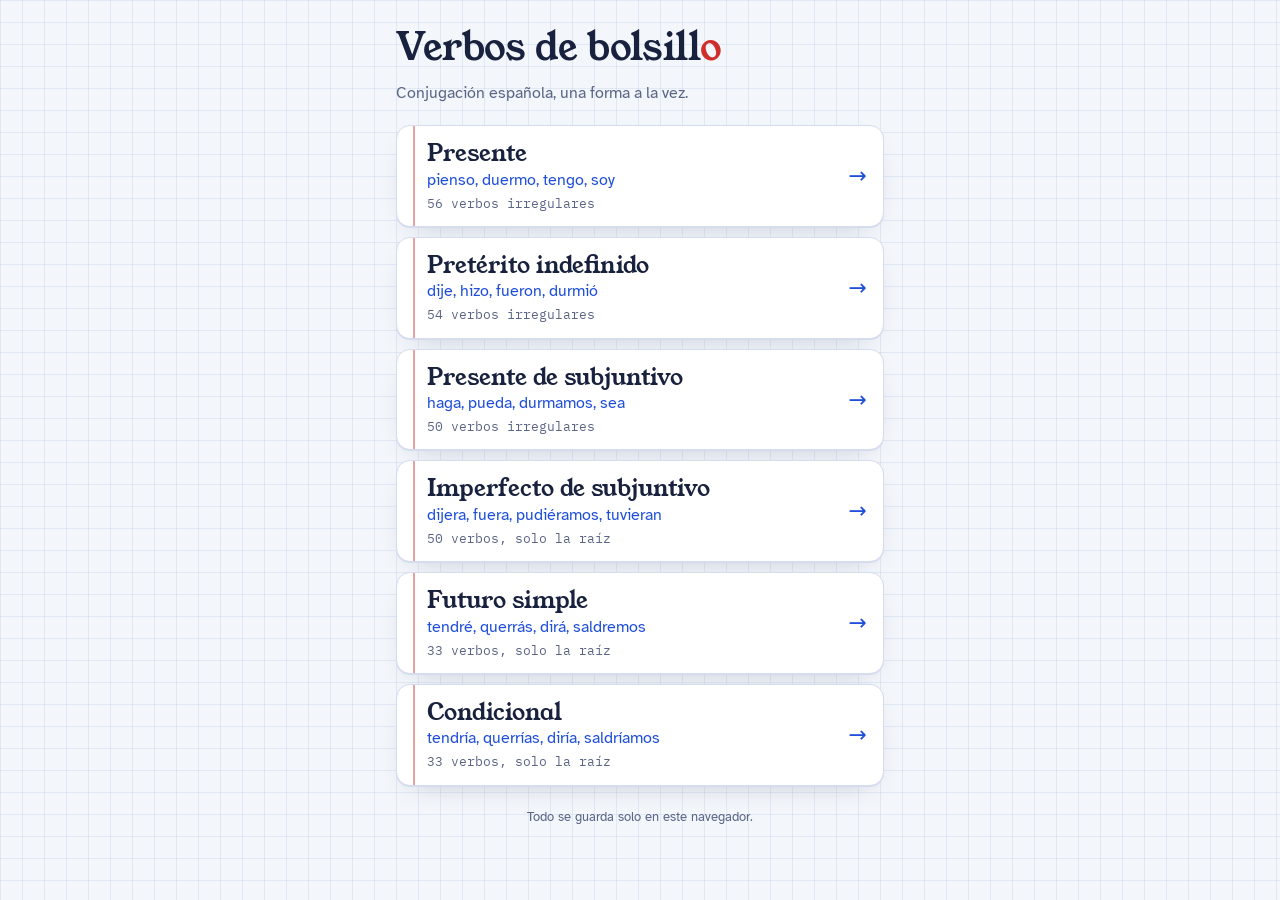
<file: index.html>
<!doctype html>
<html lang="es">
<head>
<meta charset="utf-8">
<meta name="viewport" content="width=device-width, initial-scale=1, viewport-fit=cover">
<meta name="theme-color" content="#f3f6fb" media="(prefers-color-scheme: light)">
<meta name="theme-color" content="#0e1322" media="(prefers-color-scheme: dark)">
<meta name="apple-mobile-web-app-capable" content="yes">
<meta name="apple-mobile-web-app-title" content="Verbos">
<title>Verbos de bolsillo</title>
<link rel="preconnect" href="https://fonts.googleapis.com">
<link rel="preconnect" href="https://fonts.gstatic.com" crossorigin>
<link rel="stylesheet" href="https://fonts.googleapis.com/css2?family=Young+Serif&family=Atkinson+Hyperlegible:wght@400;700&family=IBM+Plex+Mono:wght@500&display=swap">
<style>
/* Layout: same cuaderno as the trainers; one column of tense cards, each with the red margin line */
:root {
  --paper: #f3f6fb;
  --grid: rgba(48, 92, 190, 0.09);
  --card: #ffffff;
  --ink: #18213d;
  --muted: #5a6585;
  --line: #d5dced;
  --blue: #1f4fd8;
  --blue-soft: rgba(31, 79, 216, 0.09);
  --red: #cf2f2b;
  --margin: rgba(207, 47, 43, 0.45);
  --f-display: "Young Serif", Georgia, "Times New Roman", serif;
  --f-body: "Atkinson Hyperlegible", system-ui, -apple-system, "Segoe UI", sans-serif;
  --f-mono: "IBM Plex Mono", ui-monospace, "SF Mono", Menlo, monospace;
  padding-top: env(safe-area-inset-top, 0px);
  padding-bottom: env(safe-area-inset-bottom, 0px);
}
@media (prefers-color-scheme: dark) {
  :root:not([data-theme="light"]) {
    color-scheme: dark;
    --paper: #0e1322; --grid: rgba(130, 160, 255, 0.06); --card: #161d31; --ink: #e6eaf7;
    --muted: #97a1bf; --line: #2a3352; --blue: #86a6ff; --blue-soft: rgba(134, 166, 255, 0.12);
    --red: #ff6f66; --margin: rgba(255, 111, 102, 0.4);
  }
}
:root[data-theme="dark"] {
  color-scheme: dark;
  --paper: #0e1322; --grid: rgba(130, 160, 255, 0.06); --card: #161d31; --ink: #e6eaf7;
  --muted: #97a1bf; --line: #2a3352; --blue: #86a6ff; --blue-soft: rgba(134, 166, 255, 0.12);
  --red: #ff6f66; --margin: rgba(255, 111, 102, 0.4);
}
* { box-sizing: border-box; }
body {
  margin: 0;
  background-color: var(--paper);
  background-image:
    linear-gradient(var(--grid) 1px, transparent 1px),
    linear-gradient(90deg, var(--grid) 1px, transparent 1px);
  background-size: 22px 22px;
  color: var(--ink);
  font: 16px/1.45 var(--f-body);
}
.wrap { max-width: 520px; margin: 0 auto; padding: 28px 16px 40px; display: flex; flex-direction: column; gap: 14px; }
h1 { font: 400 38px/1.05 var(--f-display); margin: 0; letter-spacing: -0.01em; text-wrap: balance; }
h1 b { color: var(--red); font-weight: 400; }
.lead { margin: 0 0 6px; color: var(--muted); }
.list { display: flex; flex-direction: column; gap: 10px; }
.tense {
  position: relative; display: grid; grid-template-columns: 1fr auto; gap: 2px 12px; align-items: center;
  background: var(--card); border: 1px solid var(--line); border-radius: 14px; padding: 14px 16px 14px 30px;
  color: inherit; text-decoration: none;
}
.tense::before { content: ""; position: absolute; left: 16px; top: 0; bottom: 0; width: 2px; background: var(--margin); }
a.tense { box-shadow: 0 1px 0 var(--line), 0 10px 30px -18px rgba(24, 33, 61, .35); }
a.tense:hover, a.tense:focus-visible { border-color: var(--blue); outline: none; }
.name { font: 400 23px/1.15 var(--f-display); }
.forms { grid-column: 1; color: var(--blue); font-size: 16px; }
.meta { grid-column: 1; font-family: var(--f-mono); font-size: 12.5px; color: var(--muted); }
.go { grid-row: 1 / span 3; grid-column: 2; font-size: 22px; color: var(--blue); }
.foot { font-size: 12.5px; color: var(--muted); text-align: center; margin-top: 8px; }
</style>
</head>
<body>
<div class="wrap">
  <h1>Verbos de bolsill<b>o</b></h1>
  <p class="lead">Conjugación española, una forma a la vez.</p>

  <nav class="list">
    <a class="tense" href="presente/">
      <span class="name">Presente</span>
      <span class="forms">pienso, duermo, tengo, soy</span>
      <span class="meta">56 verbos irregulares</span>
      <span class="go" aria-hidden="true">→</span>
    </a>
    <a class="tense" href="indefinido/">
      <span class="name">Pretérito indefinido</span>
      <span class="forms">dije, hizo, fueron, durmió</span>
      <span class="meta">54 verbos irregulares</span>
      <span class="go" aria-hidden="true">→</span>
    </a>
    <a class="tense" href="subjuntivo/">
      <span class="name">Presente de subjuntivo</span>
      <span class="forms">haga, pueda, durmamos, sea</span>
      <span class="meta">50 verbos irregulares</span>
      <span class="go" aria-hidden="true">→</span>
    </a>
    <a class="tense" href="subjuntivo-imperfecto/">
      <span class="name">Imperfecto de subjuntivo</span>
      <span class="forms">dijera, fuera, pudiéramos, tuvieran</span>
      <span class="meta">50 verbos, solo la raíz</span>
      <span class="go" aria-hidden="true">→</span>
    </a>
    <a class="tense" href="futuro/">
      <span class="name">Futuro simple</span>
      <span class="forms">tendré, querrás, dirá, saldremos</span>
      <span class="meta">33 verbos, solo la raíz</span>
      <span class="go" aria-hidden="true">→</span>
    </a>
    <a class="tense" href="condicional/">
      <span class="name">Condicional</span>
      <span class="forms">tendría, querrías, diría, saldríamos</span>
      <span class="meta">33 verbos, solo la raíz</span>
      <span class="go" aria-hidden="true">→</span>
    </a>
  </nav>

  <p class="foot">Todo se guarda solo en este navegador.</p>
</div>
</body>
</html>
</file>
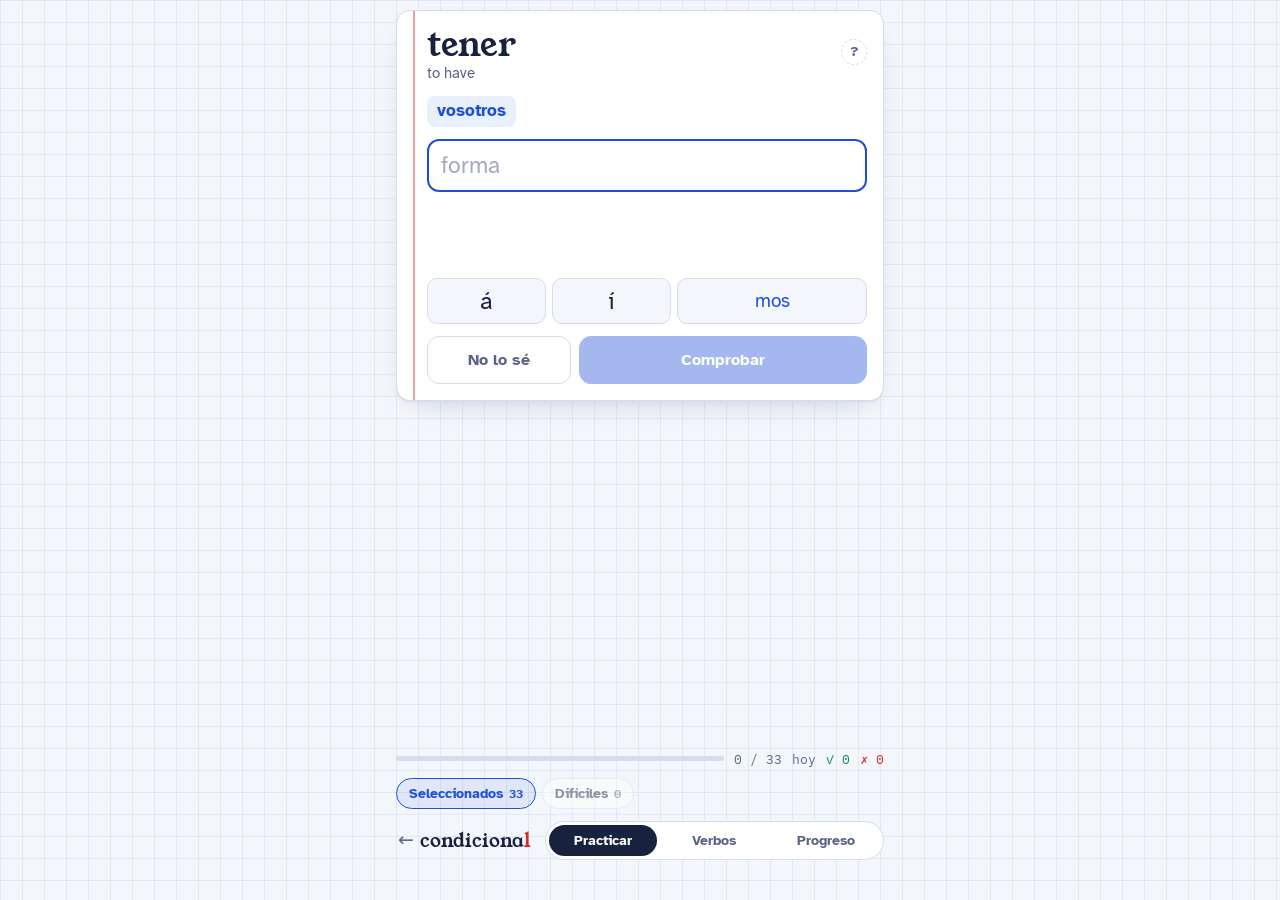
<file: condicional/index.html>
<!doctype html>
<html lang="es">
<head>
<meta charset="utf-8">
<meta name="viewport" content="width=device-width, initial-scale=1, viewport-fit=cover">
<meta name="theme-color" content="#f3f6fb" media="(prefers-color-scheme: light)">
<meta name="theme-color" content="#0e1322" media="(prefers-color-scheme: dark)">
<meta name="apple-mobile-web-app-capable" content="yes">
<meta name="apple-mobile-web-app-title" content="Condicional">
<style>:root { padding-top: env(safe-area-inset-top, 0px); padding-bottom: env(safe-area-inset-bottom, 0px); }</style>
<title>Condicional · Verbos de bolsillo</title>
<link rel="preconnect" href="https://fonts.googleapis.com">
<link rel="preconnect" href="https://fonts.gstatic.com" crossorigin>
<link rel="stylesheet" href="https://fonts.googleapis.com/css2?family=Young+Serif&family=Atkinson+Hyperlegible:ital,wght@0,400;0,700;1,400&family=IBM+Plex+Mono:wght@500&display=swap">
<link rel="stylesheet" href="../assets/trainer.css">
</head>
<body>
<script src="../assets/futuro-stems.js"></script>
<script>
window.TRAINER = {
  key: "condicional",
  brand: "condicional",
  stemExample: "tendr",
  accents: ["á", "í"],
  // the stem is the whole point: one card per verb, the person is picked at random
  perVerb: true,
  // on every person, so it does not give nosotros away
  suffix: "mos",
  endings: ["ía", "ías", "ía", "íamos", "íais", "ían"],
  ...window.FUTURO_STEMS,
};
</script>
<script src="../assets/trainer.js"></script>
</body>
</html>
</file>
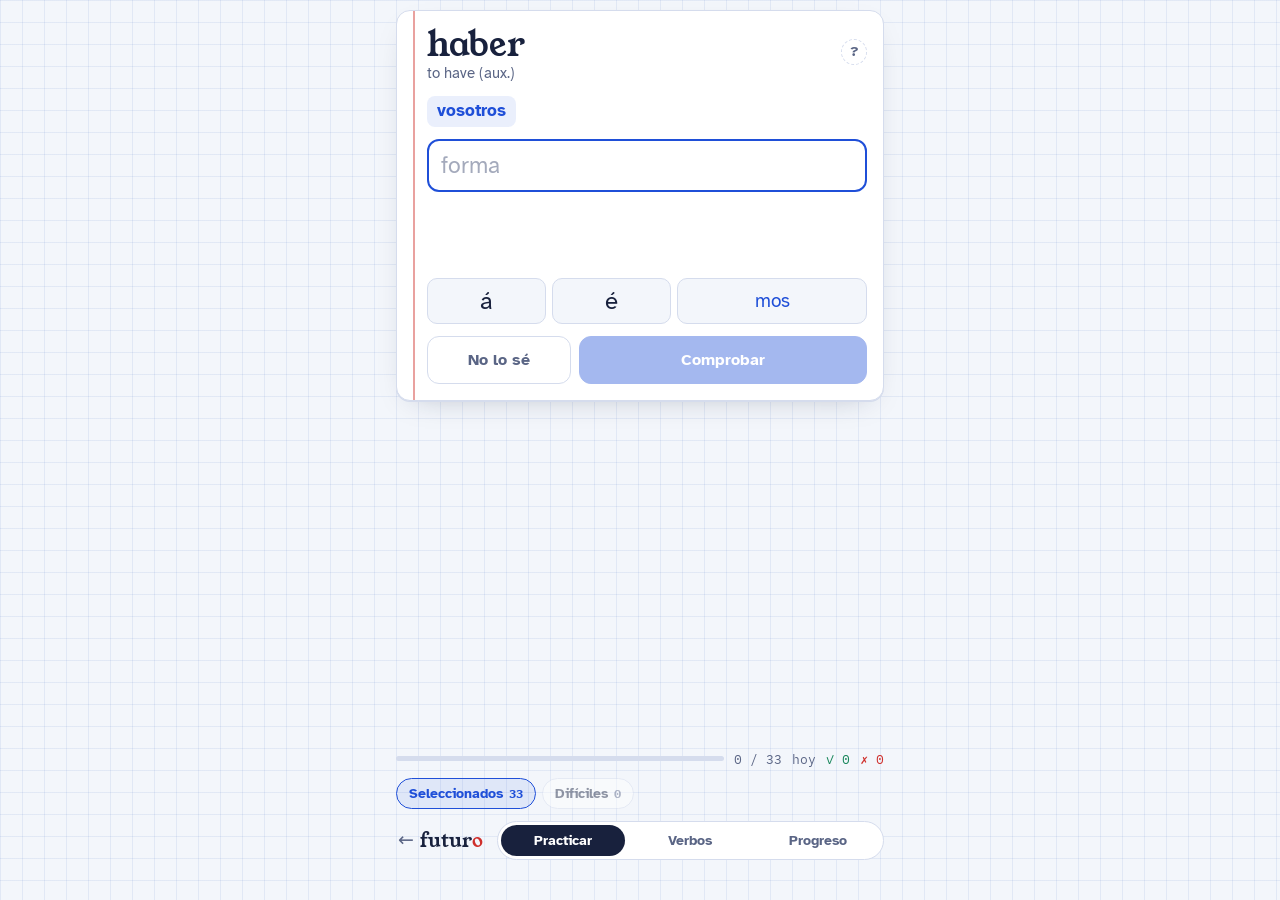
<file: futuro/index.html>
<!doctype html>
<html lang="es">
<head>
<meta charset="utf-8">
<meta name="viewport" content="width=device-width, initial-scale=1, viewport-fit=cover">
<meta name="theme-color" content="#f3f6fb" media="(prefers-color-scheme: light)">
<meta name="theme-color" content="#0e1322" media="(prefers-color-scheme: dark)">
<meta name="apple-mobile-web-app-capable" content="yes">
<meta name="apple-mobile-web-app-title" content="Futuro">
<style>:root { padding-top: env(safe-area-inset-top, 0px); padding-bottom: env(safe-area-inset-bottom, 0px); }</style>
<title>Futuro · Verbos de bolsillo</title>
<link rel="preconnect" href="https://fonts.googleapis.com">
<link rel="preconnect" href="https://fonts.gstatic.com" crossorigin>
<link rel="stylesheet" href="https://fonts.googleapis.com/css2?family=Young+Serif&family=Atkinson+Hyperlegible:ital,wght@0,400;0,700;1,400&family=IBM+Plex+Mono:wght@500&display=swap">
<link rel="stylesheet" href="../assets/trainer.css">
</head>
<body>
<script src="../assets/futuro-stems.js"></script>
<script>
window.TRAINER = {
  key: "futuro",
  brand: "futuro",
  stemExample: "tendr",
  accents: ["á", "é"],
  // the stem is the whole point: one card per verb, the person is picked at random
  perVerb: true,
  // on every person, so it does not give nosotros away
  suffix: "mos",
  endings: ["é", "ás", "á", "emos", "éis", "án"],
  ...window.FUTURO_STEMS,
};
</script>
<script src="../assets/trainer.js"></script>
</body>
</html>
</file>
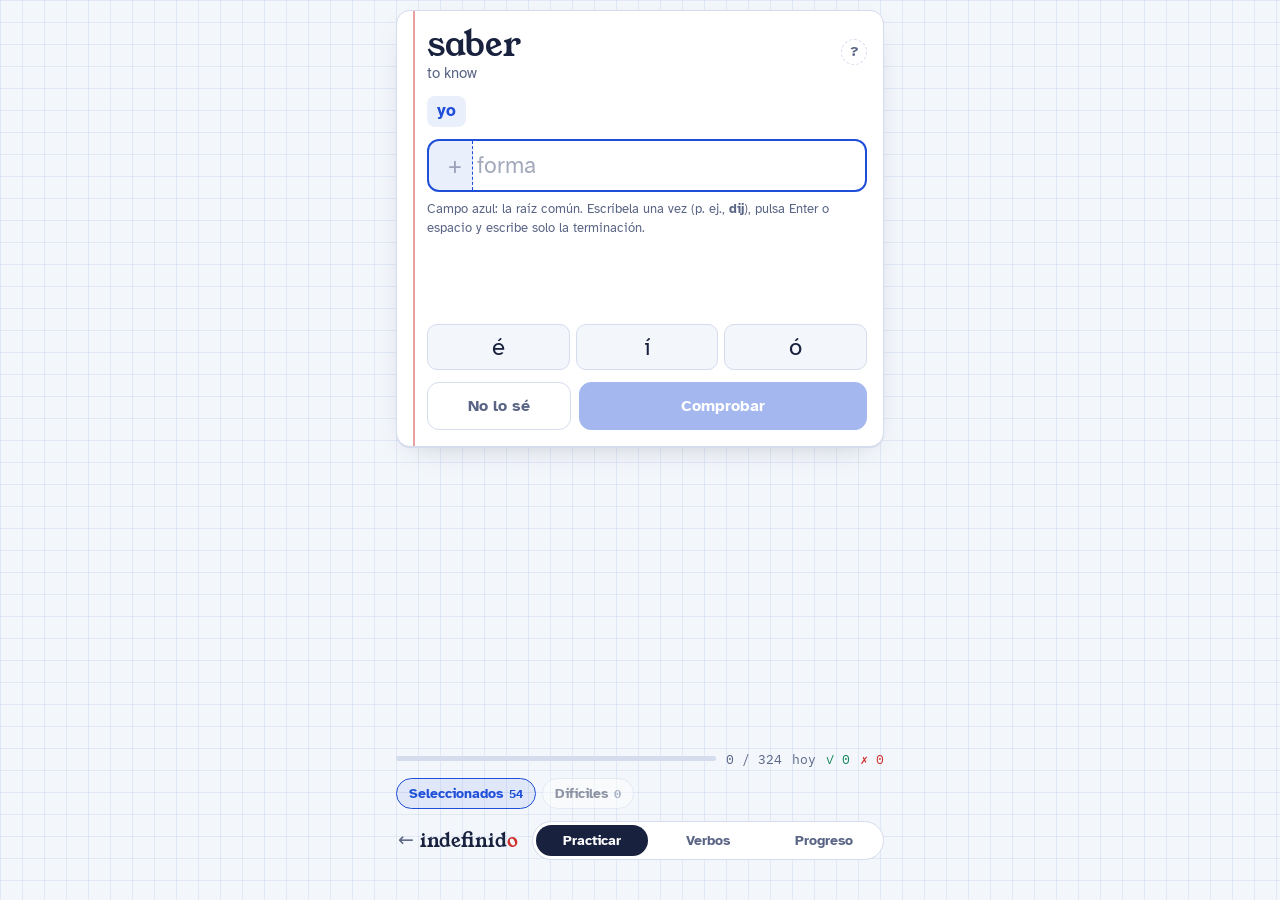
<file: indefinido/index.html>
<!doctype html>
<html lang="es">
<head>
<meta charset="utf-8">
<meta name="viewport" content="width=device-width, initial-scale=1, viewport-fit=cover">
<meta name="theme-color" content="#f3f6fb" media="(prefers-color-scheme: light)">
<meta name="theme-color" content="#0e1322" media="(prefers-color-scheme: dark)">
<meta name="apple-mobile-web-app-capable" content="yes">
<meta name="apple-mobile-web-app-title" content="Indefinido">
<style>:root { padding-top: env(safe-area-inset-top, 0px); padding-bottom: env(safe-area-inset-bottom, 0px); }</style>
<title>Indefinido · Verbos de bolsillo</title>
<link rel="preconnect" href="https://fonts.googleapis.com">
<link rel="preconnect" href="https://fonts.gstatic.com" crossorigin>
<link rel="stylesheet" href="https://fonts.googleapis.com/css2?family=Young+Serif&family=Atkinson+Hyperlegible:ital,wght@0,400;0,700;1,400&family=IBM+Plex+Mono:wght@500&display=swap">
<link rel="stylesheet" href="../assets/trainer.css">
</head>
<body>
<script>
window.TRAINER = {
  key: "indefinido",
  brand: "indefinido",
  stemExample: "dij",
  accents: ["é", "í", "ó"],
  suffix: { 1: "ste", 3: "mos", 4: "steis", 5: "ron" },
  alt: { "reírse.2": ["rio"] }, // RAE 2010 spelling
  // él and ellos may change the stem (pidió, durmieron) while the rest keep it (pedimos)
  stemSlots: [0, 0, 1, 0, 0, 1],
  // most verbs keep one stem in all six forms (dije, dijo), so él starts from it
  stemCarry: true,
  groupOrder: ["F", "S", "Z", "V", "Y"],
  groups: {
    F: { name: "Raíz irregular", desc: "Raíz propia y terminaciones sin tilde: anduve, dije, hizo." },
    S: { name: "ser · ir · ver · dar", desc: "Formas propias: fui, fue, vi, vio, di, dio." },
    Z: { name: "-car · -gar · -zar", desc: "Solo cambia yo: busqué, llegué, crucé." },
    V: { name: "e → i · o → u", desc: "Cambian él y ellos: pidió, durmieron." },
    Y: { name: "i → y", desc: "él y ellos con y: leyó, construyeron." },
  },
  // [infinitive, ru, en, group, forms in source order: yo:nosotros:tú:vosotros:él:ellos]
  verbs: [
    ["almorzar", "обедать", "to have lunch", "Z", "almorcé:almorzamos:almorzaste:almorzasteis:almorzó:almorzaron"],
    ["andar", "ходить", "to walk", "F", "anduve:anduvimos:anduviste:anduvisteis:anduvo:anduvieron"],
    ["buscar", "искать", "to look for", "Z", "busqué:buscamos:buscaste:buscasteis:buscó:buscaron"],
    ["caber", "помещаться", "to fit", "F", "cupe:cupimos:cupiste:cupisteis:cupo:cupieron"],
    ["caer", "падать", "to fall", "Y", "caí:caímos:caíste:caísteis:cayó:cayeron"],
    ["chocar", "сталкиваться", "to crash", "Z", "choqué:chocamos:chocaste:chocasteis:chocó:chocaron"],
    ["comenzar", "начинать", "to begin", "Z", "comencé:comenzamos:comenzaste:comenzasteis:comenzó:comenzaron"],
    ["concluir", "заканчивать", "to conclude", "Y", "concluí:concluimos:concluiste:concluisteis:concluyó:concluyeron"],
    ["conducir", "водить", "to drive", "F", "conduje:condujimos:condujiste:condujisteis:condujo:condujeron"],
    ["construir", "строить", "to build", "Y", "construí:construimos:construiste:construisteis:construyó:construyeron"],
    ["creer", "верить, считать", "to believe", "Y", "creí:creímos:creíste:creísteis:creyó:creyeron"],
    ["cruzar", "пересекать", "to cross", "Z", "crucé:cruzamos:cruzaste:cruzasteis:cruzó:cruzaron"],
    ["dar", "давать", "to give", "S", "di:dimos:diste:disteis:dio:dieron"],
    ["decir", "говорить", "to say", "F", "dije:dijimos:dijiste:dijisteis:dijo:dijeron"],
    ["destruir", "разрушать", "to destroy", "Y", "destruí:destruimos:destruiste:destruisteis:destruyó:destruyeron"],
    ["divertirse", "веселиться", "to have fun", "V", "me divertí:nos divertimos:te divertiste:os divertisteis:se divirtió:se divirtieron"],
    ["dormir", "спать", "to sleep", "V", "dormí:dormimos:dormiste:dormisteis:durmió:durmieron"],
    ["elegir", "выбирать", "to choose", "V", "elegí:elegimos:elegiste:elegisteis:eligió:eligieron"],
    ["empezar", "начинать", "to start", "Z", "empecé:empezamos:empezaste:empezasteis:empezó:empezaron"],
    ["estar", "быть, находиться", "to be (state, place)", "F", "estuve:estuvimos:estuviste:estuvisteis:estuvo:estuvieron"],
    ["haber", "иметь (вспом.)", "to have (aux.)", "F", "hube:hubimos:hubiste:hubisteis:hubo:hubieron"],
    ["hacer", "делать", "to do, to make", "F", "hice:hicimos:hiciste:hicisteis:hizo:hicieron"],
    ["huir", "убегать", "to flee", "Y", "huí:huimos:huiste:huisteis:huyó:huyeron"],
    ["ir", "идти", "to go", "S", "fui:fuimos:fuiste:fuisteis:fue:fueron"],
    ["jugar", "играть", "to play", "Z", "jugué:jugamos:jugaste:jugasteis:jugó:jugaron"],
    ["leer", "читать", "to read", "Y", "leí:leímos:leíste:leísteis:leyó:leyeron"],
    ["llegar", "прибывать", "to arrive", "Z", "llegué:llegamos:llegaste:llegasteis:llegó:llegaron"],
    ["mentir", "лгать", "to lie", "V", "mentí:mentimos:mentiste:mentisteis:mintió:mintieron"],
    ["morir", "умирать", "to die", "V", "morí:morimos:moriste:moristeis:murió:murieron"],
    ["negar", "отрицать", "to deny", "Z", "negué:negamos:negaste:negasteis:negó:negaron"],
    ["oír", "слышать", "to hear", "Y", "oí:oímos:oíste:oísteis:oyó:oyeron"],
    ["pagar", "платить", "to pay", "Z", "pagué:pagamos:pagaste:pagasteis:pagó:pagaron"],
    ["pedir", "просить", "to ask for", "V", "pedí:pedimos:pediste:pedisteis:pidió:pidieron"],
    ["poder", "мочь", "can, to be able to", "F", "pude:pudimos:pudiste:pudisteis:pudo:pudieron"],
    ["poner", "класть", "to put", "F", "puse:pusimos:pusiste:pusisteis:puso:pusieron"],
    ["preferir", "предпочитать", "to prefer", "V", "preferí:preferimos:preferiste:preferisteis:prefirió:prefirieron"],
    ["producir", "производить", "to produce", "F", "produje:produjimos:produjiste:produjisteis:produjo:produjeron"],
    ["querer", "хотеть", "to want", "F", "quise:quisimos:quisiste:quisisteis:quiso:quisieron"],
    ["reírse", "смеяться", "to laugh", "V", "me reí:nos reímos:te reíste:os reísteis:se rió:se rieron"],
    ["repetir", "повторять", "to repeat", "V", "repetí:repetimos:repetiste:repetisteis:repitió:repitieron"],
    ["saber", "знать", "to know", "F", "supe:supimos:supiste:supisteis:supo:supieron"],
    ["sacar", "вынимать", "to take out", "Z", "saqué:sacamos:sacaste:sacasteis:sacó:sacaron"],
    ["seguir", "следовать", "to follow", "V", "seguí:seguimos:seguiste:seguisteis:siguió:siguieron"],
    ["sentir", "чувствовать", "to feel", "V", "sentí:sentimos:sentiste:sentisteis:sintió:sintieron"],
    ["ser", "быть", "to be", "S", "fui:fuimos:fuiste:fuisteis:fue:fueron"],
    ["servir", "служить, подавать", "to serve", "V", "serví:servimos:serviste:servisteis:sirvió:sirvieron"],
    ["sugerir", "предлагать", "to suggest", "V", "sugerí:sugerimos:sugeriste:sugeristeis:sugirió:sugirieron"],
    ["tener", "иметь", "to have", "F", "tuve:tuvimos:tuviste:tuvisteis:tuvo:tuvieron"],
    ["tocar", "трогать, играть (на)", "to touch, to play (an instrument)", "Z", "toqué:tocamos:tocaste:tocasteis:tocó:tocaron"],
    ["traducir", "переводить", "to translate", "F", "traduje:tradujimos:tradujiste:tradujisteis:tradujo:tradujeron"],
    ["traer", "приносить", "to bring", "F", "traje:trajimos:trajiste:trajisteis:trajo:trajeron"],
    ["venir", "приходить", "to come", "F", "vine:vinimos:viniste:vinisteis:vino:vinieron"],
    ["ver", "видеть", "to see", "S", "vi:vimos:viste:visteis:vio:vieron"],
    ["vestir", "одевать", "to dress", "V", "vestí:vestimos:vestiste:vestisteis:vistió:vistieron"],
  ],
};
</script>
<script src="../assets/trainer.js"></script>
</body>
</html>
</file>
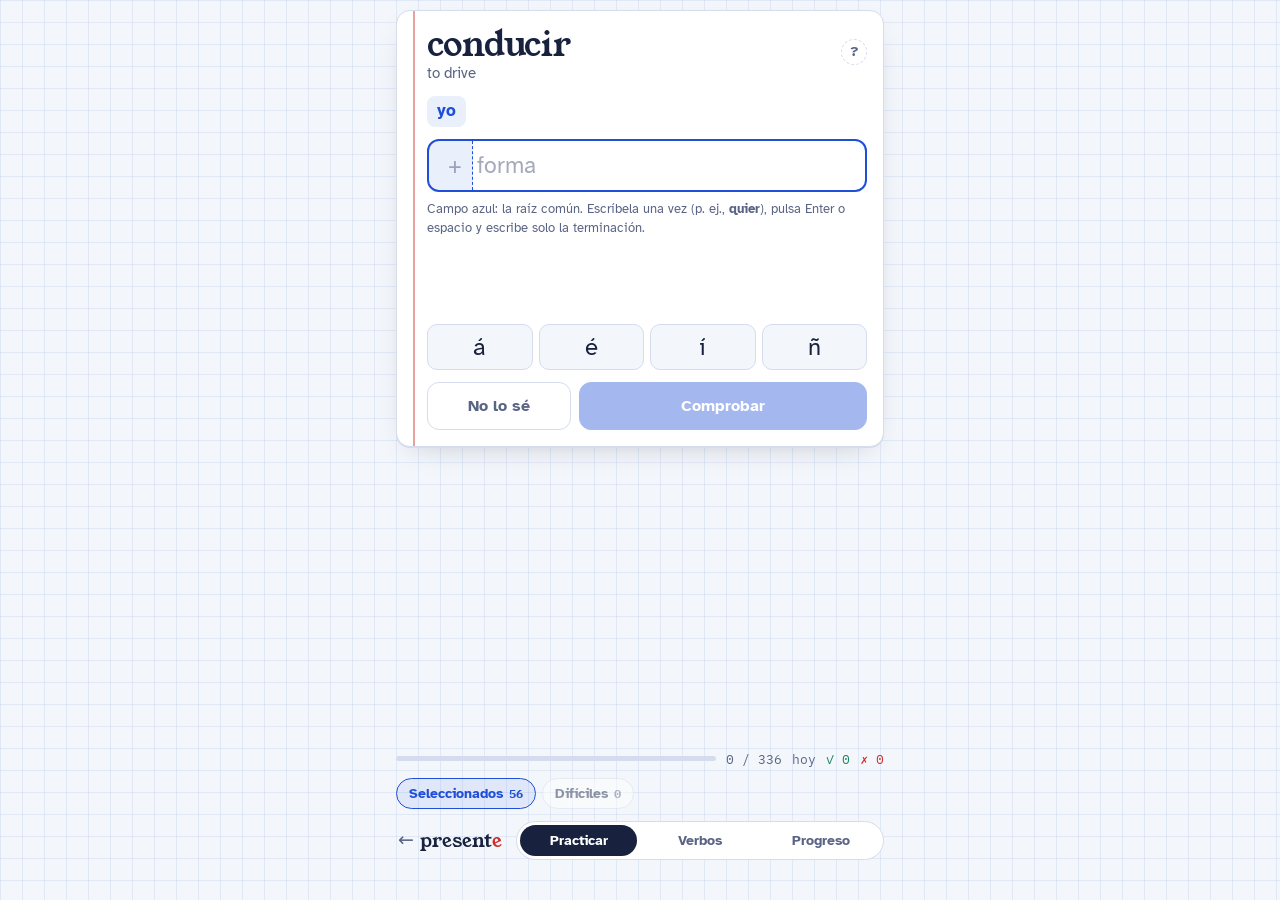
<file: presente/index.html>
<!doctype html>
<html lang="es">
<head>
<meta charset="utf-8">
<meta name="viewport" content="width=device-width, initial-scale=1, viewport-fit=cover">
<meta name="theme-color" content="#f3f6fb" media="(prefers-color-scheme: light)">
<meta name="theme-color" content="#0e1322" media="(prefers-color-scheme: dark)">
<meta name="apple-mobile-web-app-capable" content="yes">
<meta name="apple-mobile-web-app-title" content="Presente">
<style>:root { padding-top: env(safe-area-inset-top, 0px); padding-bottom: env(safe-area-inset-bottom, 0px); }</style>
<title>Presente · Verbos de bolsillo</title>
<link rel="preconnect" href="https://fonts.googleapis.com">
<link rel="preconnect" href="https://fonts.gstatic.com" crossorigin>
<link rel="stylesheet" href="https://fonts.googleapis.com/css2?family=Young+Serif&family=Atkinson+Hyperlegible:ital,wght@0,400;0,700;1,400&family=IBM+Plex+Mono:wght@500&display=swap">
<link rel="stylesheet" href="../assets/trainer.css">
</head>
<body>
<script>
window.TRAINER = {
  key: "presente",
  brand: "presente",
  stemExample: "quier",
  accents: ["á", "é", "í", "ñ"],
  suffix: { 3: "mos" },
  // nosotros and vosotros keep the infinitive stem (pensamos), the rest change it (pienso)
  stemSlots: [0, 0, 0, 1, 1, 0],
  endFirst: true,
  groupOrder: ["E", "O", "I", "Y", "G", "U", "S"],
  groups: {
    E: { name: "e → ie", desc: "Cambia la raíz salvo en nosotros y vosotros: pienso, quieren." },
    O: { name: "o → ue", desc: "Igual con o: duermo, puedes; y jugar: juega." },
    I: { name: "e → i", desc: "pido, sigues, se ríe." },
    Y: { name: "yo irregular", desc: "Solo cambia yo: hago, conozco, quepo, sé." },
    G: { name: "yo -go + cambio", desc: "yo en -go y cambio en la raíz: digo, dices; tengo, tienes." },
    U: { name: "i → y", desc: "y antes de la terminación: construyo, destruyen." },
    S: { name: "Formas propias", desc: "soy, estoy, voy, he." },
  },
  // [infinitive, ru, en, group, forms in source order: yo:nosotros:tú:vosotros:él:ellos]
  verbs: [
    ["acostarse", "ложиться спать", "to go to bed", "O", "me acuesto:nos acostamos:te acuestas:os acostáis:se acuesta:se acuestan"],
    ["almorzar", "обедать", "to have lunch", "O", "almuerzo:almorzamos:almuerzas:almorzáis:almuerza:almuerzan"],
    ["caber", "помещаться", "to fit", "Y", "quepo:cabemos:cabes:cabéis:cabe:caben"],
    ["caer", "падать", "to fall", "Y", "caigo:caemos:caes:caéis:cae:caen"],
    ["cerrar", "закрывать", "to close", "E", "cierro:cerramos:cierras:cerráis:cierra:cierran"],
    ["coger", "брать, хватать", "to take, to catch", "Y", "cojo:cogemos:coges:cogéis:coge:cogen"],
    ["conocer", "знать (быть знакомым)", "to know (be familiar with)", "Y", "conozco:conocemos:conoces:conocéis:conoce:conocen"],
    ["conducir", "водить", "to drive", "Y", "conduzco:conducimos:conduces:conducís:conduce:conducen"],
    ["construir", "строить", "to build", "U", "construyo:construimos:construyes:construís:construye:construyen"],
    ["contar", "считать, рассказывать", "to count, to tell", "O", "cuento:contamos:cuentas:contáis:cuenta:cuentan"],
    ["corregir", "исправлять", "to correct", "I", "corrijo:corregimos:corriges:corregís:corrige:corrigen"],
    ["dar", "давать", "to give", "Y", "doy:damos:das:dais:da:dan"],
    ["decir", "говорить", "to say", "G", "digo:decimos:dices:decís:dice:dicen"],
    ["despedirse", "прощаться", "to say goodbye", "I", "me despido:nos despedimos:te despides:os despedís:se despide:se despiden"],
    ["destruir", "разрушать", "to destroy", "U", "destruyo:destruimos:destruyes:destruís:destruye:destruyen"],
    ["divertirse", "веселиться", "to have fun", "E", "me divierto:nos divertimos:te diviertes:os divertís:se divierte:se divierten"],
    ["dormir", "спать", "to sleep", "O", "duermo:dormimos:duermes:dormís:duerme:duermen"],
    ["empezar", "начинать", "to start", "E", "empiezo:empezamos:empiezas:empezáis:empieza:empiezan"],
    ["encontrar", "находить", "to find", "O", "encuentro:encontramos:encuentras:encontráis:encuentra:encuentran"],
    ["entender", "понимать", "to understand", "E", "entiendo:entendemos:entiendes:entendéis:entiende:entienden"],
    ["estar", "быть, находиться", "to be (state, place)", "S", "estoy:estamos:estás:estáis:está:están"],
    ["haber", "иметь (вспом.)", "to have (aux.)", "S", "he:hemos:has:habéis:ha:han"],
    ["hacer", "делать", "to do, to make", "Y", "hago:hacemos:haces:hacéis:hace:hacen"],
    ["ir", "идти", "to go", "S", "voy:vamos:vas:vais:va:van"],
    ["jugar", "играть", "to play", "O", "juego:jugamos:juegas:jugáis:juega:juegan"],
    ["mentir", "лгать", "to lie", "E", "miento:mentimos:mientes:mentís:miente:mienten"],
    ["morir", "умирать", "to die", "O", "muero:morimos:mueres:morís:muere:mueren"],
    ["oír", "слышать", "to hear", "G", "oigo:oímos:oyes:oís:oye:oyen"],
    ["oler", "пахнуть, нюхать", "to smell", "O", "huelo:olemos:hueles:oléis:huele:huelen"],
    ["pedir", "просить", "to ask for", "I", "pido:pedimos:pides:pedís:pide:piden"],
    ["pensar", "думать", "to think", "E", "pienso:pensamos:piensas:pensáis:piensa:piensan"],
    ["perder", "терять", "to lose", "E", "pierdo:perdemos:pierdes:perdéis:pierde:pierden"],
    ["poder", "мочь", "to be able to", "O", "puedo:podemos:puedes:podéis:puede:pueden"],
    ["poner", "класть", "to put", "Y", "pongo:ponemos:pones:ponéis:pone:ponen"],
    ["preferir", "предпочитать", "to prefer", "E", "prefiero:preferimos:prefieres:preferís:prefiere:prefieren"],
    ["producir", "производить", "to produce", "Y", "produzco:producimos:produces:producís:produce:producen"],
    ["querer", "хотеть", "to want", "E", "quiero:queremos:quieres:queréis:quiere:quieren"],
    ["recordar", "помнить", "to remember", "O", "recuerdo:recordamos:recuerdas:recordáis:recuerda:recuerdan"],
    ["reírse", "смеяться", "to laugh", "I", "me río:nos reímos:te ríes:os reís:se ríe:se ríen"],
    ["repetir", "повторять", "to repeat", "I", "repito:repetimos:repites:repetís:repite:repiten"],
    ["saber", "знать", "to know", "Y", "sé:sabemos:sabes:sabéis:sabe:saben"],
    ["salir", "выходить", "to go out", "Y", "salgo:salimos:sales:salís:sale:salen"],
    ["seguir", "следовать, продолжать", "to follow, to keep on", "I", "sigo:seguimos:sigues:seguís:sigue:siguen"],
    ["sentarse", "садиться", "to sit down", "E", "me siento:nos sentamos:te sientas:os sentáis:se sienta:se sientan"],
    ["sentir", "чувствовать", "to feel", "E", "siento:sentimos:sientes:sentís:siente:sienten"],
    ["ser", "быть", "to be", "S", "soy:somos:eres:sois:es:son"],
    ["servir", "служить, подавать", "to serve", "I", "sirvo:servimos:sirves:servís:sirve:sirven"],
    ["soñar", "мечтать, видеть сны", "to dream", "O", "sueño:soñamos:sueñas:soñáis:sueña:sueñan"],
    ["tener", "иметь", "to have", "G", "tengo:tenemos:tienes:tenéis:tiene:tienen"],
    ["traducir", "переводить", "to translate", "Y", "traduzco:traducimos:traduces:traducís:traduce:traducen"],
    ["traer", "приносить", "to bring", "Y", "traigo:traemos:traes:traéis:trae:traen"],
    ["valer", "стоить", "to be worth, to cost", "Y", "valgo:valemos:vales:valéis:vale:valen"],
    ["venir", "приходить", "to come", "G", "vengo:venimos:vienes:venís:viene:vienen"],
    ["ver", "видеть", "to see", "Y", "veo:vemos:ves:veis:ve:ven"],
    ["vestirse", "одеваться", "to get dressed", "I", "me visto:nos vestimos:te vistes:os vestís:se viste:se visten"],
    ["volver", "возвращаться", "to return", "O", "vuelvo:volvemos:vuelves:volvéis:vuelve:vuelven"],
  ],
};
</script>
<script src="../assets/trainer.js"></script>
</body>
</html>
</file>
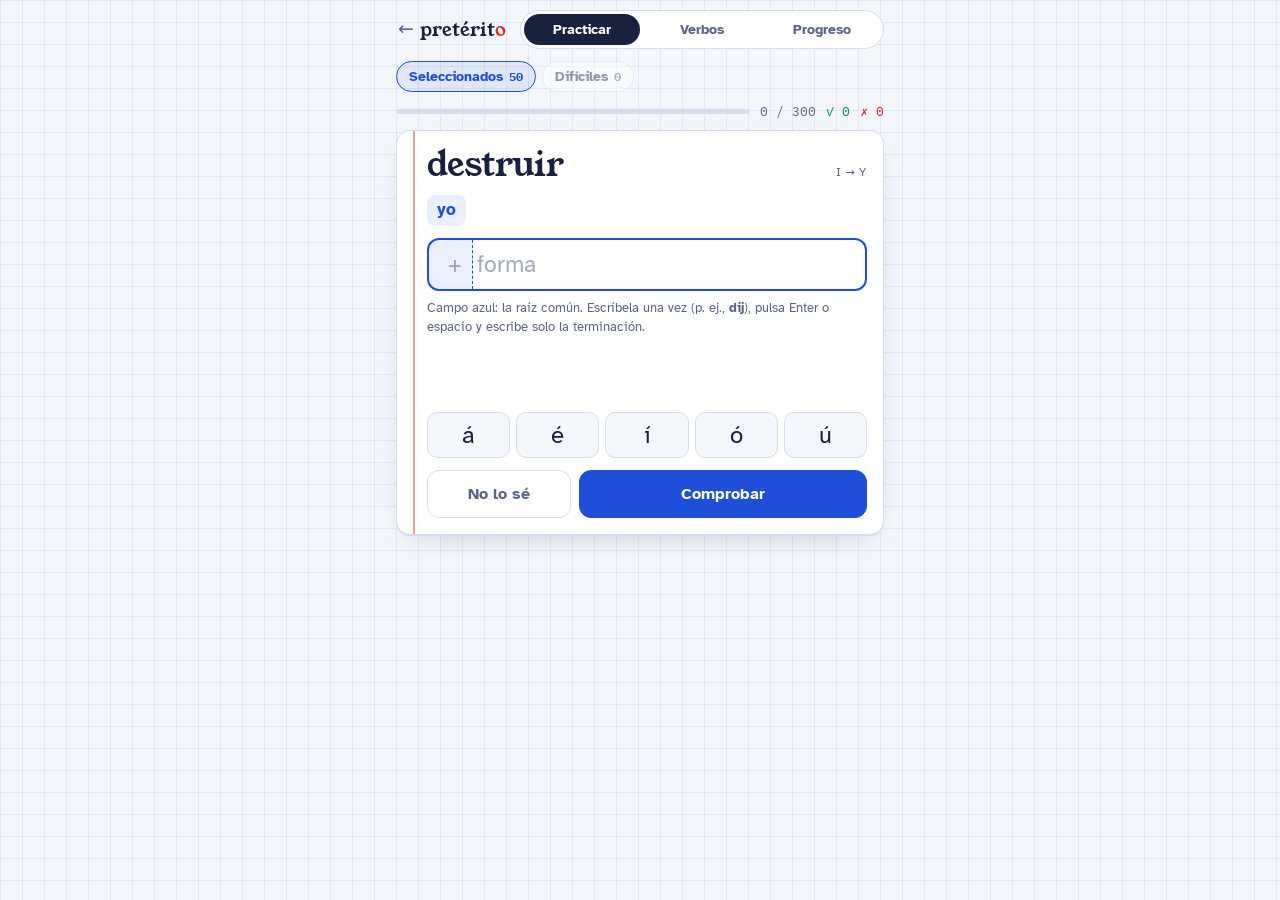
<file: preterito/index.html>
<!doctype html>
<html lang="es">
<head>
<meta charset="utf-8">
<meta name="viewport" content="width=device-width, initial-scale=1, viewport-fit=cover">
<meta name="theme-color" content="#f3f6fb" media="(prefers-color-scheme: light)">
<meta name="theme-color" content="#0e1322" media="(prefers-color-scheme: dark)">
<meta name="apple-mobile-web-app-capable" content="yes">
<meta name="apple-mobile-web-app-title" content="Pretérito">
<style>:root { padding-top: env(safe-area-inset-top, 0px); padding-bottom: env(safe-area-inset-bottom, 0px); }</style>
<title>Pretérito · Verbos de bolsillo</title>
<link rel="preconnect" href="https://fonts.googleapis.com">
<link rel="preconnect" href="https://fonts.gstatic.com" crossorigin>
<link rel="stylesheet" href="https://fonts.googleapis.com/css2?family=Young+Serif&family=Atkinson+Hyperlegible:ital,wght@0,400;0,700;1,400&family=IBM+Plex+Mono:wght@500&display=swap">
<style>
/* Layout: one narrow column, a cuaderno card with a red margin line; drill card sits high so it stays above the phone keyboard */
:root {
  --paper: #f3f6fb;
  --grid: rgba(48, 92, 190, 0.09);
  --card: #ffffff;
  --ink: #18213d;
  --muted: #5a6585;
  --line: #d5dced;
  --blue: #1f4fd8;
  --blue-soft: rgba(31, 79, 216, 0.09);
  --red: #cf2f2b;
  --red-soft: rgba(207, 47, 43, 0.1);
  --green: #17865a;
  --green-soft: rgba(23, 134, 90, 0.12);
  --amber: #c98a12;
  --amber-soft: rgba(201, 138, 18, 0.2);
  --margin: rgba(207, 47, 43, 0.45);
  --f-display: "Young Serif", Georgia, "Times New Roman", serif;
  --f-body: "Atkinson Hyperlegible", system-ui, -apple-system, "Segoe UI", sans-serif;
  --f-mono: "IBM Plex Mono", ui-monospace, "SF Mono", Menlo, monospace;
  --r: 14px;
}
@media (prefers-color-scheme: dark) {
  :root:not([data-theme="light"]) {
    color-scheme: dark;
    --paper: #0e1322; --grid: rgba(130, 160, 255, 0.06); --card: #161d31; --ink: #e6eaf7;
    --muted: #97a1bf; --line: #2a3352; --blue: #86a6ff; --blue-soft: rgba(134, 166, 255, 0.12);
    --red: #ff6f66; --red-soft: rgba(255, 111, 102, 0.13); --green: #4fd093; --green-soft: rgba(79, 208, 147, 0.13);
    --amber: #f0b34a; --amber-soft: rgba(240, 179, 74, 0.2); --margin: rgba(255, 111, 102, 0.4);
  }
}
:root[data-theme="dark"] {
  color-scheme: dark;
  --paper: #0e1322; --grid: rgba(130, 160, 255, 0.06); --card: #161d31; --ink: #e6eaf7;
  --muted: #97a1bf; --line: #2a3352; --blue: #86a6ff; --blue-soft: rgba(134, 166, 255, 0.12);
  --red: #ff6f66; --red-soft: rgba(255, 111, 102, 0.13); --green: #4fd093; --green-soft: rgba(79, 208, 147, 0.13);
  --amber: #f0b34a; --amber-soft: rgba(240, 179, 74, 0.2); --margin: rgba(255, 111, 102, 0.4);
}

* { box-sizing: border-box; }
body { margin: 0; }
[hidden] { display: none !important; }
html, body { min-height: 100%; }
body {
  background-color: var(--paper);
  background-image:
    linear-gradient(var(--grid) 1px, transparent 1px),
    linear-gradient(90deg, var(--grid) 1px, transparent 1px);
  background-size: 22px 22px;
  color: var(--ink);
  font-family: var(--f-body);
  font-size: 16px;
  line-height: 1.45;
  -webkit-tap-highlight-color: transparent;
}
.wrap { max-width: 520px; margin: 0 auto; padding: 10px 16px 40px; display: flex; flex-direction: column; gap: 12px; }

/* top bar */
.top { display: flex; align-items: center; gap: 12px; }
.brand { font-family: var(--f-display); font-size: 19px; color: var(--ink); white-space: nowrap; text-decoration: none; display: inline-flex; align-items: center; gap: 6px; padding: 4px 2px; }
.brand .arr { font-family: var(--f-body); color: var(--muted); }
.brand b { color: var(--red); font-weight: 400; }
.tabs { display: flex; flex: 1; gap: 4px; background: var(--card); border: 1px solid var(--line); border-radius: 999px; padding: 3px; }
.tabs button { flex: 1; border: 0; background: transparent; color: var(--muted); font: 700 14px var(--f-body); padding: 7px 6px; border-radius: 999px; cursor: pointer; }
.tabs button[aria-selected="true"] { background: var(--ink); color: var(--card); }
@media (max-width: 430px) { .brand .bt { display: none; } }

button { font-family: var(--f-body); }
button:focus-visible, input:focus-visible { outline: 2px solid var(--blue); outline-offset: 2px; }

/* mode row */
.modes { display: flex; gap: 6px; flex-wrap: wrap; align-items: center; }
.pill { border: 1px solid var(--line); background: var(--card); color: var(--ink); border-radius: 999px; padding: 6px 12px; font-size: 14px; font-weight: 700; cursor: pointer; display: inline-flex; gap: 6px; align-items: center; }
.pill .n { font-family: var(--f-mono); font-size: 12px; color: var(--muted); font-variant-numeric: tabular-nums; }
.pill[aria-pressed="true"] { border-color: var(--blue); background: var(--blue-soft); color: var(--blue); }
.pill[aria-pressed="true"] .n { color: var(--blue); }
.pill:disabled { opacity: .45; cursor: default; }
.pill.hard[aria-pressed="true"] { border-color: var(--red); background: var(--red-soft); color: var(--red); }
.pill.hard[aria-pressed="true"] .n { color: var(--red); }
.pill .x { font-size: 16px; line-height: 1; }

/* progress */
.prog { display: flex; align-items: center; gap: 10px; font-family: var(--f-mono); font-size: 12.5px; color: var(--muted); font-variant-numeric: tabular-nums; }
.bar { flex: 1; height: 5px; background: var(--line); border-radius: 3px; overflow: hidden; }
.bar i { display: block; height: 100%; width: 0; background: var(--blue); transition: width .25s ease; }
.ok-c { color: var(--green); } .bad-c { color: var(--red); }

/* the drill card */
.card {
  position: relative; background: var(--card); border: 1px solid var(--line); border-radius: var(--r);
  padding: 16px 16px 16px 30px; display: flex; flex-direction: column; gap: 12px;
  box-shadow: 0 1px 0 var(--line), 0 10px 30px -18px rgba(24, 33, 61, .35);
}
.card::before { content: ""; position: absolute; left: 16px; top: 0; bottom: 0; width: 2px; background: var(--margin); }
.head { display: flex; justify-content: space-between; align-items: baseline; gap: 10px; flex-wrap: wrap; }
.verb { font-family: var(--f-display); font-size: 34px; line-height: 1.05; letter-spacing: -0.01em; }
.mean { color: var(--muted); font-size: 15px; }
.gtag { font: 400 11.5px var(--f-body); letter-spacing: .06em; text-transform: uppercase; color: var(--muted); background: transparent; border: 0; padding: 4px 0; cursor: pointer; touch-action: manipulation; }
.gtag.off { width: 26px; height: 26px; padding: 0; border: 1px dashed var(--line); border-radius: 50%; font: 700 14px var(--f-body); letter-spacing: 0; display: inline-grid; place-items: center; }
.person { align-self: flex-start; font-weight: 700; font-size: 17px; color: var(--blue); background: var(--blue-soft); padding: 3px 10px; border-radius: 8px; }

.field {
  display: flex; align-items: stretch; border: 2px solid var(--line); border-radius: 12px; background: var(--card);
  overflow: hidden; transition: border-color .15s, background .15s;
}
.field:focus-within { border-color: var(--blue); }
.field.ok { border-color: var(--green); background: var(--green-soft); }
.field.bad { border-color: var(--red); background: var(--red-soft); }
.field input { border: 0; background: transparent; color: var(--ink); font: 400 23px var(--f-body); padding: 10px 0; min-width: 0; outline: none; }
.field input::placeholder { color: var(--muted); opacity: .55; }
.pron { display: flex; align-items: center; padding: 0 2px 0 12px; font-size: 23px; color: var(--muted); }
.pron[hidden] { display: none !important; }
#stem { padding-left: 10px; padding-right: 2px; background: var(--blue-soft); color: var(--blue); width: 3.2em; border-right: 1px dashed var(--blue); text-align: right; }
#stem:placeholder-shown { text-align: center; }
#end { flex: 1; padding-left: 4px; padding-right: 12px; }
.measure { position: absolute; visibility: hidden; white-space: pre; font: 400 23px var(--f-body); }
.hint { font-size: 13px; color: var(--muted); margin-top: -4px; }

.fb { min-height: 52px; display: flex; flex-direction: column; gap: 2px; font-size: 17px; }
.fb .lbl { display: inline-block; width: 5.4em; font-size: 13px; color: var(--muted); }
.fb .w { font-size: 20px; letter-spacing: .01em; }
.d-bad { color: var(--red); text-decoration: line-through; text-decoration-thickness: 2px; }
.d-miss { color: var(--blue); font-weight: 700; text-decoration: underline; text-decoration-thickness: 2px; text-underline-offset: 3px; }
.fb .good { color: var(--green); font-weight: 700; font-size: 20px; }
.fb .tip { font-size: 13px; color: var(--muted); }

.keys { display: flex; gap: 6px; }
.keys .key { flex: 1 1 0; min-width: 0; }
.keys .key.suf { flex-grow: 1.6; font-size: 19px; color: var(--blue); }
.key { border: 1px solid var(--line); background: var(--paper); color: var(--ink); border-radius: 10px; font: 400 24px var(--f-body); padding: 7px 0; cursor: pointer; user-select: none; touch-action: manipulation; }
.key:active, .key.flash { background: var(--blue-soft); border-color: var(--blue); color: var(--blue); }

.acts { display: grid; grid-template-columns: 1fr 2fr; gap: 8px; }
.btn { white-space: nowrap; border-radius: 12px; padding: 13px 10px; font: 700 16px var(--f-body); cursor: pointer; border: 1px solid var(--line); background: var(--card); color: var(--ink); touch-action: manipulation; user-select: none; }
.btn.primary { background: var(--blue); border-color: var(--blue); color: var(--card); }
.btn.ghost { color: var(--muted); }

.done { display: flex; flex-direction: column; gap: 12px; }
.done h2 { font-family: var(--f-display); font-weight: 400; font-size: 28px; margin: 0; text-wrap: balance; }
.done p { margin: 0; color: var(--muted); }
.missed { display: flex; flex-wrap: wrap; gap: 6px; }
.missed span { background: var(--red-soft); color: var(--red); border-radius: 8px; padding: 3px 9px; font-size: 14px; }
.missed span em { color: var(--muted); font-style: normal; }
.row2 { display: grid; grid-template-columns: 1fr 1fr; gap: 8px; }

/* verbs view */
.panel { background: var(--card); border: 1px solid var(--line); border-radius: var(--r); padding: 14px; display: flex; flex-direction: column; gap: 10px; }
.panel h3 { margin: 0; font-size: 15px; display: flex; justify-content: space-between; align-items: center; gap: 8px; }
.panel h3 small { font-weight: 400; color: var(--muted); font-size: 13px; }
.gdesc { margin: -6px 0 0; font-size: 13.5px; color: var(--muted); }
.chips { display: flex; flex-wrap: wrap; gap: 6px; }
.chip { border: 1px solid var(--line); background: transparent; color: var(--muted); border-radius: 999px; padding: 5px 11px; font: 400 15px var(--f-body); cursor: pointer; }
.chip[aria-pressed="true"] { background: var(--ink); border-color: var(--ink); color: var(--card); }
.mini { border: 0; background: transparent; color: var(--blue); font: 700 13px var(--f-body); cursor: pointer; padding: 4px 2px; }
.setrow { display: flex; justify-content: space-between; align-items: center; gap: 12px; flex-wrap: wrap; }
.setrow label { font-size: 15px; }
.seg { display: inline-flex; border: 1px solid var(--line); border-radius: 999px; padding: 2px; }
.seg button { border: 0; background: transparent; color: var(--muted); font: 700 13.5px var(--f-body); padding: 6px 11px; border-radius: 999px; cursor: pointer; }
.seg button[aria-pressed="true"] { background: var(--blue-soft); color: var(--blue); }
.selcount { font-family: var(--f-mono); font-size: 12.5px; color: var(--muted); }

/* stats view */
.tiles { display: grid; grid-template-columns: repeat(3, 1fr); gap: 8px; }
.tile { background: var(--card); border: 1px solid var(--line); border-radius: 12px; padding: 10px 12px; }
.tile b { display: block; font-family: var(--f-mono); font-size: 22px; font-weight: 500; font-variant-numeric: tabular-nums; }
.tile span { font-size: 12.5px; color: var(--muted); }
.legend { display: flex; gap: 12px; flex-wrap: wrap; font-size: 12.5px; color: var(--muted); align-items: center; }
.legend i { display: inline-block; width: 12px; height: 12px; border-radius: 3px; vertical-align: -2px; margin-right: 4px; }
.grid { display: flex; flex-direction: column; }
.srow { display: grid; grid-template-columns: minmax(0, 1fr) repeat(6, 26px) 42px; gap: 4px; align-items: center; padding: 5px 4px; border: 0; background: transparent; color: var(--ink); text-align: left; font: 400 15px var(--f-body); border-bottom: 1px solid var(--line); cursor: pointer; width: 100%; }
.srow:hover { background: var(--blue-soft); }
.srow.hdr { cursor: default; font-size: 11px; color: var(--muted); text-transform: uppercase; letter-spacing: .04em; }
.srow.hdr:hover { background: transparent; }
.srow .nm { overflow: hidden; text-overflow: ellipsis; white-space: nowrap; }
.srow .pc { text-align: right; font-family: var(--f-mono); font-size: 12px; color: var(--muted); font-variant-numeric: tabular-nums; }
.srow .hc { text-align: center; }
.cell { width: 26px; height: 22px; border-radius: 5px; border: 1px dashed var(--line); }
.c0 { background: var(--green-soft); border: 1px solid transparent; }
.c1 { background: var(--amber-soft); border: 1px solid var(--amber); }
.c2 { background: var(--red); border: 1px solid var(--red); }
.danger { color: var(--red); }
.foot { font-size: 12.5px; color: var(--muted); text-align: center; }
@media (prefers-reduced-motion: reduce) { * { transition: none !important; } }
</style>
</head>
<body>

<div class="wrap" lang="es">
  <header class="top">
    <a class="brand" href="../" aria-label="Todos los tiempos"><span class="arr">←</span><span class="bt">pretérit<b>o</b></span></a>
    <nav class="tabs" role="tablist">
      <button id="tab-train" role="tab" aria-selected="true" data-v="train">Practicar</button>
      <button id="tab-verbs" role="tab" aria-selected="false" data-v="verbs">Verbos</button>
      <button id="tab-stats" role="tab" aria-selected="false" data-v="stats">Progreso</button>
    </nav>
  </header>

  <!-- TRAIN -->
  <section id="v-train">
    <div style="display:flex;flex-direction:column;gap:10px">
      <div class="modes" id="modes"></div>
      <div class="prog"><div class="bar"><i id="bar"></i></div><span id="pcount">0 / 0</span><span class="ok-c" id="pok">✓ 0</span><span class="bad-c" id="pbad">✗ 0</span></div>

      <div class="card" id="card">
        <div class="head">
          <div>
            <div class="verb" id="verb">decir</div>
            <div class="mean" id="mean" lang="ru">говорить</div>
          </div>
          <button class="gtag" id="gtag" type="button"></button>
        </div>
        <div class="person" id="person">yo</div>
        <div class="field" id="field">
          <span class="pron" id="pron" hidden></span>
          <input id="stem" placeholder="+" autocomplete="off" autocorrect="off" autocapitalize="off" spellcheck="false" lang="es" enterkeyhint="go" aria-label="Raíz común">
          <input id="end" autocomplete="off" autocorrect="off" autocapitalize="off" spellcheck="false" lang="es" enterkeyhint="go" aria-label="Forma verbal" placeholder="forma">
        </div>
        <div class="hint" id="hint">Campo azul: la raíz común. Escríbela una vez (p. ej., <b>dij</b>), pulsa Enter o espacio y escribe solo la terminación.</div>
        <div class="fb" id="fb" aria-live="polite"></div>
        <div class="keys" id="keys"></div>
        <div class="acts">
          <button class="btn ghost" id="skip">No lo sé</button>
          <button class="btn primary" id="go">Comprobar</button>
        </div>
      </div>

      <div class="card done" id="done" hidden>
        <h2 id="doneTitle">Listo</h2>
        <p id="doneText"></p>
        <div class="missed" id="doneMissed"></div>
        <div class="row2">
          <button class="btn" id="again">Otra vez</button>
          <button class="btn primary" id="toHard">Difíciles</button>
        </div>
      </div>
    </div>
  </section>

  <!-- VERBS -->
  <section id="v-verbs" hidden>
    <div style="display:flex;flex-direction:column;gap:10px">
      <div class="panel">
        <div class="setrow"><label>Orden</label>
          <div class="seg" id="seg-order">
            <button data-o="verb">por verbo</button><button data-o="mix">mezclado</button>
          </div>
        </div>
        <div class="setrow"><label>Forma vosotros</label>
          <div class="seg" id="seg-vos"><button data-v="1">incluir</button><button data-v="0">omitir</button></div>
        </div>
        <div class="setrow"><span class="selcount" id="selcount"></span>
          <span><button class="mini" id="selAll">todos</button> · <button class="mini" id="selNone">ninguno</button></span>
        </div>
      </div>
      <div id="groups" style="display:flex;flex-direction:column;gap:10px"></div>
    </div>
  </section>

  <!-- STATS -->
  <section id="v-stats" hidden>
    <div style="display:flex;flex-direction:column;gap:10px">
      <div class="tiles">
        <div class="tile"><b id="t-acc">—</b><span>aciertos a la primera</span></div>
        <div class="tile"><b id="t-ans">0</b><span>respuestas, <span id="t-today">0</span> hoy</span></div>
        <div class="tile"><b id="t-hard">0</b><span>formas difíciles</span></div>
      </div>
      <div class="panel">
        <h3>Verbos por persona
          <span class="seg" id="seg-sort"><button data-s="hard">difíciles</button><button data-s="abc">a–z</button></span>
        </h3>
        <div class="legend">
          <span><i class="cell" style="width:12px;height:12px"></i>sin practicar</span>
          <span><i class="c0"></i>dominada</span>
          <span><i class="c1"></i>insegura</span>
          <span><i class="c2"></i>fallo</span>
        </div>
        <div class="grid" id="sgrid"></div>
        <p class="gdesc" style="margin:0">Toca un verbo para practicar solo ese. A la derecha, el porcentaje de errores total.</p>
      </div>
      <button class="btn ghost danger" id="reset">Borrar progreso</button>
      <p class="foot">Todo se guarda solo en este navegador.</p>
    </div>
  </section>
</div>
<span class="measure" id="measure"></span>

<script>
(() => {
  // Source order of forms: yo, nosotros, tú, vosotros, él, ellos
  const RAW = [
    ["almorzar","обедать","Z","almorcé:almorzamos:almorzaste:almorzasteis:almorzó:almorzaron"],
    ["andar","ходить","F","anduve:anduvimos:anduviste:anduvisteis:anduvo:anduvieron"],
    ["buscar","искать","Z","busqué:buscamos:buscaste:buscasteis:buscó:buscaron"],
    ["caber","помещаться","F","cupe:cupimos:cupiste:cupisteis:cupo:cupieron"],
    ["caer","падать","Y","caí:caímos:caíste:caísteis:cayó:cayeron"],
    ["chocar","сталкиваться","Z","choqué:chocamos:chocaste:chocasteis:chocó:chocaron"],
    ["comenzar","начинать","Z","comencé:comenzamos:comenzaste:comenzasteis:comenzó:comenzaron"],
    ["concluir","заканчивать","Y","concluí:concluimos:concluiste:concluisteis:concluyó:concluyeron"],
    ["conducir","водить","F","conduje:condujimos:condujiste:condujisteis:condujo:condujeron"],
    ["construir","строить","Y","construí:construimos:construiste:construisteis:construyó:construyeron"],
    ["cruzar","пересекать","Z","crucé:cruzamos:cruzaste:cruzasteis:cruzó:cruzaron"],
    ["decir","говорить","F","dije:dijimos:dijiste:dijisteis:dijo:dijeron"],
    ["destruir","разрушать","Y","destruí:destruimos:destruiste:destruisteis:destruyó:destruyeron"],
    ["divertirse","веселиться","V","me divertí:nos divertimos:te divertiste:os divertisteis:se divirtió:se divirtieron"],
    ["dormir","спать","V","dormí:dormimos:dormiste:dormisteis:durmió:durmieron"],
    ["empezar","начинать","Z","empecé:empezamos:empezaste:empezasteis:empezó:empezaron"],
    ["estar","быть, находиться","F","estuve:estuvimos:estuviste:estuvisteis:estuvo:estuvieron"],
    ["haber","иметь (вспом.)","F","hube:hubimos:hubiste:hubisteis:hubo:hubieron"],
    ["hacer","делать","F","hice:hicimos:hiciste:hicisteis:hizo:hicieron"],
    ["huir","убегать","Y","huí:huimos:huiste:huisteis:huyó:huyeron"],
    ["ir","идти","S","fui:fuimos:fuiste:fuisteis:fue:fueron"],
    ["jugar","играть","Z","jugué:jugamos:jugaste:jugasteis:jugó:jugaron"],
    ["leer","читать","Y","leí:leímos:leíste:leísteis:leyó:leyeron"],
    ["llegar","прибывать","Z","llegué:llegamos:llegaste:llegasteis:llegó:llegaron"],
    ["mentir","лгать","V","mentí:mentimos:mentiste:mentisteis:mintió:mintieron"],
    ["morir","умирать","V","morí:morimos:moriste:moristeis:murió:murieron"],
    ["negar","отрицать","Z","negué:negamos:negaste:negasteis:negó:negaron"],
    ["oír","слышать","Y","oí:oímos:oíste:oísteis:oyó:oyeron"],
    ["pagar","платить","Z","pagué:pagamos:pagaste:pagasteis:pagó:pagaron"],
    ["pedir","просить","V","pedí:pedimos:pediste:pedisteis:pidió:pidieron"],
    ["poner","класть","F","puse:pusimos:pusiste:pusisteis:puso:pusieron"],
    ["preferir","предпочитать","V","preferí:preferimos:preferiste:preferisteis:prefirió:prefirieron"],
    ["producir","производить","F","produje:produjimos:produjiste:produjisteis:produjo:produjeron"],
    ["querer","хотеть","F","quise:quisimos:quisiste:quisisteis:quiso:quisieron"],
    ["reírse","смеяться","V","me reí:nos reímos:te reíste:os reísteis:se rió:se rieron"],
    ["repetir","повторять","V","repetí:repetimos:repetiste:repetisteis:repitió:repitieron"],
    ["saber","знать","F","supe:supimos:supiste:supisteis:supo:supieron"],
    ["sacar","вынимать","Z","saqué:sacamos:sacaste:sacasteis:sacó:sacaron"],
    ["seguir","следовать","V","seguí:seguimos:seguiste:seguisteis:siguió:siguieron"],
    ["sentir","чувствовать","V","sentí:sentimos:sentiste:sentisteis:sintió:sintieron"],
    ["ser","быть","S","fui:fuimos:fuiste:fuisteis:fue:fueron"],
    ["servir","служить, подавать","V","serví:servimos:serviste:servisteis:sirvió:sirvieron"],
    ["sugerir","предлагать","V","sugerí:sugerimos:sugeriste:sugeristeis:sugirió:sugirieron"],
    ["tener","иметь","F","tuve:tuvimos:tuviste:tuvisteis:tuvo:tuvieron"],
    ["tocar","трогать, играть (на)","Z","toqué:tocamos:tocaste:tocasteis:tocó:tocaron"],
    ["traducir","переводить","F","traduje:tradujimos:tradujiste:tradujisteis:tradujo:tradujeron"],
    ["traer","приносить","F","traje:trajimos:trajiste:trajisteis:trajo:trajeron"],
    ["venir","приходить","F","vine:vinimos:viniste:vinisteis:vino:vinieron"],
    ["ver","видеть","S","vi:vimos:viste:visteis:vio:vieron"],
    ["vestir","одевать","V","vestí:vestimos:vestiste:vestisteis:vistió:vistieron"],
  ];
  const ALT = { "reírse.2": ["rio"] }; // RAE 2010 spelling
  const PERSONS = ["yo", "tú", "él · ella · usted", "nosotros", "vosotros", "ellos · ustedes"];
  const PSHORT = ["yo", "tú", "él", "nos", "vos", "ell"];
  const GROUPS = {
    F: { name: "Raíz irregular", desc: "Raíz propia y terminaciones sin tilde: anduve, dije, hizo." },
    S: { name: "ser · ir · ver", desc: "Formas propias: fui, fue, vi, vio." },
    Z: { name: "-car · -gar · -zar", desc: "Solo cambia yo: busqué, llegué, crucé." },
    V: { name: "e → i · o → u", desc: "Cambian él y ellos: pidió, durmieron." },
    Y: { name: "i → y", desc: "él y ellos con y: leyó, construyeron." },
  };
  const GORDER = ["F", "S", "Z", "V", "Y"];
  const HARD = 0.3;
  const KNOWS_RU = (navigator.languages || [navigator.language || ""]).some((l) => /^ru\b/i.test(l));

  const VERBS = RAW.map(([inf, mean, g, src]) => {
    const s = src.split(":");
    const forms = [s[0], s[2], s[4], s[1], s[3], s[5]].map((f) => {
      const sp = f.lastIndexOf(" ");
      return sp > 0 ? { pron: f.slice(0, sp), word: f.slice(sp + 1) } : { pron: "", word: f };
    });
    return { inf, mean, g, forms };
  });
  const VI = Object.fromEntries(VERBS.map((v, i) => [v.inf, i]));

  // ---------- storage ----------
  const LS = "vdb.preterito.v1";
  let db;
  try { db = JSON.parse(localStorage.getItem(LS) || "null"); } catch (e) { db = null; }
  db = Object.assign({ f: {}, sel: null, vos: true, order: "verb", sort: "hard", days: {} }, db || {});
  const save = () => { try { localStorage.setItem(LS, JSON.stringify(db)); } catch (e) {} };
  const selected = () => (db.sel ? db.sel.filter((n) => n in VI) : VERBS.map((v) => v.inf));
  const persons = () => (db.vos ? [0, 1, 2, 3, 4, 5] : [0, 1, 2, 3, 5]);
  const today = () => new Date().toISOString().slice(0, 10);
  const hardKeys = () => Object.entries(db.f).filter(([k, r]) => r.s >= HARD && (db.vos || !k.endsWith(".4")))
    .sort((a, b) => b[1].s - a[1].s).map(([k]) => k);

  // ---------- helpers ----------
  const $ = (id) => document.getElementById(id);
  const esc = (s) => s.replace(/[&<>"]/g, (c) => ({ "&": "&amp;", "<": "&lt;", ">": "&gt;", '"': "&quot;" }[c]));
  const norm = (s) => s.normalize("NFC").toLowerCase().replace(/\s+/g, " ").trim();
  const shuffle = (a) => { for (let i = a.length - 1; i > 0; i--) { const j = Math.floor(Math.random() * (i + 1)); [a[i], a[j]] = [a[j], a[i]]; } return a; };
  const parseKey = (k) => { const [inf, p] = k.split("."); return { v: VERBS[VI[inf]], p: +p }; };

  function diff(a, b) {
    const n = a.length, m = b.length, L = Array.from({ length: n + 1 }, () => new Array(m + 1).fill(0));
    for (let i = n - 1; i >= 0; i--) for (let j = m - 1; j >= 0; j--)
      L[i][j] = a[i] === b[j] ? L[i + 1][j + 1] + 1 : Math.max(L[i + 1][j], L[i][j + 1]);
    const ka = [], kb = []; let i = 0, j = 0;
    while (i < n && j < m) {
      if (a[i] === b[j]) { ka.push([a[i], 0]); kb.push([b[j], 0]); i++; j++; }
      else if (L[i + 1][j] >= L[i][j + 1]) { ka.push([a[i], 1]); i++; }
      else { kb.push([b[j], 1]); j++; }
    }
    while (i < n) ka.push([a[i++], 1]);
    while (j < m) kb.push([b[j++], 1]);
    const paint = (arr, cls) => arr.reduce((h, [c, x]) => h + (x ? `<span class="${cls}">${esc(c)}</span>` : esc(c)), "");
    return { a: paint(ka, "d-bad"), b: paint(kb, "d-miss") };
  }

  // keep the phone keyboard open: act on touchstart/mousedown and cancel the focus change
  function tap(el, fn) {
    let touched = false;
    el.addEventListener("touchstart", (e) => { e.preventDefault(); touched = true; fn(); }, { passive: false });
    el.addEventListener("mousedown", (e) => { e.preventDefault(); if (touched) { touched = false; return; } fn(); });
    el.addEventListener("click", (e) => { if (e.detail === 0) fn(); });
  }

  // ---------- session ----------
  const S = { mode: "all", only: null, queue: [], cur: null, answered: false, okFirst: 0, bad: 0, done: 0, total: 0, missed: new Set(), seenWrong: new Set(), timer: null };
  let lastField = null;

  function buildDeck() {
    const ps = persons();
    if (S.mode === "hard") {
      const keys = hardKeys().slice(0, 30);
      return db.order === "verb" ? groupByVerb(keys) : shuffle(keys);
    }
    const verbs = S.mode === "verb" ? [S.only] : selected();
    if (db.order === "verb") return shuffle(verbs.slice()).flatMap((inf) => ps.map((p) => `${inf}.${p}`));
    return shuffle(verbs.flatMap((inf) => ps.map((p) => `${inf}.${p}`)));
  }
  function groupByVerb(keys) {
    const by = {};
    keys.forEach((k) => (by[k.split(".")[0]] ||= []).push(k));
    return shuffle(Object.keys(by)).flatMap((inf) => by[inf].sort((a, b) => a.split(".")[1] - b.split(".")[1]));
  }

  function startSession(mode, only) {
    S.cur = null;
    S.mode = mode; S.only = only || null;
    S.queue = buildDeck(); S.total = S.queue.length; S.done = 0; S.okFirst = 0; S.bad = 0;
    S.missed = new Set(); S.seenWrong = new Set();
    renderModes();
    next();
  }

  function next() {
    clearTimeout(S.timer);
    S.answered = false;
    const f = $("field"); f.classList.remove("ok", "bad");
    $("fb").innerHTML = "";
    if (!S.queue.length) return finish();
    $("card").hidden = false; $("done").hidden = true;
    const prevVerb = S.cur && S.cur.split(".")[0];
    S.cur = S.queue.shift();
    const { v, p } = parseKey(S.cur);
    const form = v.forms[p];
    $("verb").textContent = v.inf;
    $("mean").textContent = v.mean;
    $("mean").hidden = !KNOWS_RU;
    renderGtag();
    $("person").textContent = PERSONS[p];
    $("suf").hidden = !SUFFIX[p]; $("suf").textContent = SUFFIX[p] || "";
    $("suf").setAttribute("aria-label", `insertar ${SUFFIX[p] || ""}`);
    $("pron").hidden = !form.pron; $("pron").textContent = form.pron;
    // the stem lives only while the same verb continues; a new verb starts empty
    if (prevVerb !== v.inf) $("stem").value = "";
    $("end").value = "";
    sizeStem();
    $("go").textContent = "Comprobar";
    $("hint").hidden = !!db.stemUsed;
    renderProgress();
    if (prevVerb !== v.inf) focusStem(); else focusEnd();
  }

  function renderGtag() {
    const g = $("gtag"), on = db.hint !== false;
    g.classList.toggle("off", !on);
    g.textContent = on ? GROUPS[parseKey(S.cur).v.g].name : "?";
    g.setAttribute("aria-label", on ? "Ocultar pista" : "Mostrar pista");
  }

  function focusStem() { const s = $("stem"); s.focus({ preventScroll: true }); s.setSelectionRange(s.value.length, s.value.length); lastField = s; }
  function focusEnd() { const e = $("end"); e.focus({ preventScroll: true }); lastField = e; }

  function check(giveUp) {
    if (S.answered) return next();
    const { v, p } = parseKey(S.cur);
    const form = v.forms[p];
    const stem = $("stem").value.trim();
    let typed = norm(stem + $("end").value.trim());
    if (form.pron && typed.startsWith(form.pron + " ")) typed = typed.slice(form.pron.length + 1);
    // an empty ending is an accidental tap, even with a stem filled in
    if (!giveUp && !$("end").value.trim()) { focusEnd(); return; }
    if (stem) db.stemUsed = true;

    const accepted = [form.word, ...(ALT[S.cur] || [])].map(norm);
    const ok = !giveUp && accepted.includes(typed);
    S.answered = true;

    const firstTry = !S.seenWrong.has(S.cur);
    const r = db.f[S.cur] || (db.f[S.cur] = { a: 0, w: 0, s: 0 });
    r.a++; r.t = Date.now();
    const d = db.days[today()] || (db.days[today()] = { a: 0, w: 0 });
    d.a++;
    if (ok) {
      r.s = r.s * 0.5; if (r.s < 0.02) r.s = 0;
      S.done++; if (firstTry) S.okFirst++;
      $("field").classList.add("ok");
      $("fb").innerHTML = `<span class="good">✓ ${esc((form.pron ? form.pron + " " : "") + form.word)}</span>`;
      $("go").textContent = "Siguiente";
      S.timer = setTimeout(next, 750);
    } else {
      r.w++; r.s = Math.min(r.s + 1, 5); d.w++;
      S.bad++; S.seenWrong.add(S.cur); S.missed.add(S.cur);
      S.queue.splice(requeueAt(v.inf), 0, S.cur);
      $("field").classList.add("bad");
      const pr = form.pron ? esc(form.pron) + " " : "";
      if (typed) {
        const dd = diff(typed, form.word);
        $("fb").innerHTML = `<div><span class="lbl">tú</span><span class="w">${pr}${dd.a}</span></div><div><span class="lbl">correcto</span><span class="w">${pr}${dd.b}</span></div>`;
      } else {
        $("fb").innerHTML = `<div><span class="lbl">correcto</span><span class="w"><span class="d-miss">${pr}${esc(form.word)}</span></span></div>`;
      }
      $("fb").insertAdjacentHTML("beforeend", `<div class="tip">Volverá en unas preguntas.</div>`);
      $("go").textContent = "Siguiente";
    }
    save();
    renderProgress(); renderModes();
  }

  // grouped by verb: a missed form comes back at the end of the verb's block,
  // so the next verb starts only after all its forms are right
  function requeueAt(inf) {
    if (db.order !== "verb" && S.mode !== "verb") return Math.min(3, S.queue.length);
    let n = 0;
    while (n < S.queue.length && S.queue[n].split(".")[0] === inf) n++;
    return n;
  }

  function finish() {
    $("card").hidden = true; $("done").hidden = false;
    const n = S.total;
    $("doneTitle").textContent = S.bad ? "Ronda terminada" : "Sin errores";
    $("doneText").textContent = n ? `A la primera: ${S.okFirst} de ${n}.` + (S.missed.size ? " Fallaste en:" : "")
      : (S.mode === "hard" ? "No hay formas difíciles. Practica primero los verbos seleccionados." : "No hay verbos seleccionados. Márcalos en la pestaña «Verbos».");
    $("doneMissed").innerHTML = [...S.missed].map((k) => { const { v, p } = parseKey(k); const f = v.forms[p];
      return `<span>${esc((f.pron ? f.pron + " " : "") + f.word)} <em>${esc(v.inf)}, ${PSHORT[p] === "ell" ? "ellos" : PSHORT[p]}</em></span>`; }).join("");
    $("toHard").disabled = !hardKeys().length;
    renderProgress();
    $("end").blur();
  }

  // ---------- render ----------
  function renderProgress() {
    const finished = !$("done").hidden;
    const left = S.queue.length + (finished || S.answered ? 0 : 1);
    const pct = finished ? 100 : S.done + left ? (S.done / (S.done + left)) * 100 : 0;
    $("bar").style.width = pct + "%";
    $("pcount").textContent = `${S.done} / ${S.total}`;
    $("pok").textContent = `✓ ${S.okFirst}`;
    $("pbad").textContent = `✗ ${S.bad}`;
  }

  function renderModes() {
    const h = hardKeys().length;
    const parts = [
      `<button class="pill" data-m="all" aria-pressed="${S.mode === "all"}">Seleccionados <span class="n">${selected().length}</span></button>`,
      `<button class="pill hard" data-m="hard" aria-pressed="${S.mode === "hard"}" ${h || S.mode === "hard" ? "" : "disabled"}>Difíciles <span class="n">${h}</span></button>`,
    ];
    if (S.mode === "verb") parts.push(`<button class="pill" data-m="all" aria-pressed="true" aria-label="Volver a todos">${esc(S.only)} <span class="x">×</span></button>`);
    $("modes").innerHTML = parts.join("");
  }
  $("modes").addEventListener("click", (e) => {
    const b = e.target.closest("button[data-m]"); if (!b || b.disabled) return;
    startSession(b.dataset.m);
  });

  function sizeStem() {
    const s = $("stem"), m = $("measure");
    m.textContent = s.value || "+";
    s.style.width = Math.max(m.offsetWidth + 16, s.value ? 0 : 44) + "px";
  }

  // accent keys
  const ACC = ["á", "é", "í", "ó", "ú"];
  $("keys").innerHTML = ACC.map((c) => `<button class="key" type="button" aria-label="insertar ${c}">${c}</button>`).join("")
    + `<button class="key suf" id="suf" type="button" hidden></button>`;
  [...$("keys").children].forEach((b, i) => tap(b, () => insert(ACC[i] ?? b.textContent, b)));
  // ending shortcut for the persons whose ending never changes in the preterite
  const SUFFIX = { 1: "ste", 3: "mos", 4: "steis", 5: "ron" };
  function insert(ch, btn) {
    if (S.answered) return;
    const el = lastField && document.body.contains(lastField) ? lastField : $("end");
    const st = el.selectionStart ?? el.value.length, en = el.selectionEnd ?? el.value.length;
    el.value = el.value.slice(0, st) + ch + el.value.slice(en);
    el.focus({ preventScroll: true });
    el.setSelectionRange(st + ch.length, st + ch.length);
    if (el.id === "stem") sizeStem();
    btn.classList.add("flash"); setTimeout(() => btn.classList.remove("flash"), 120);
  }

  ["stem", "end"].forEach((id) => {
    const el = $(id);
    el.addEventListener("focus", () => (lastField = el));
    el.addEventListener("beforeinput", (e) => { if (S.answered && e.inputType !== "insertLineBreak") e.preventDefault(); });
    el.addEventListener("keydown", (e) => {
      // from the stem, Enter/space jumps to the ending while the ending is still empty
      if (id === "stem" && !S.answered && (e.key === "Enter" || e.key === " ") && !$("end").value.trim()) { e.preventDefault(); return focusEnd(); }
      // Backspace in an empty ending goes back to the stem
      if (id === "end" && !S.answered && (e.key === "Backspace" || e.keyCode === 8) && !el.value) { e.preventDefault(); return focusStem(); }
      if (e.key === "Enter") { e.preventDefault(); check(false); }
    });
  });
  tap($("gtag"), () => { if (!S.cur) return; db.hint = db.hint === false; save(); renderGtag(); });
  $("stem").addEventListener("input", () => {
    const st = $("stem");
    // Android keyboards don't report space in keydown, so catch it here
    if (st.value.endsWith(" ")) { st.value = st.value.trimEnd(); sizeStem(); return focusEnd(); }
    sizeStem();
  });
  tap($("go"), () => check(false));
  tap($("skip"), () => { if (!S.answered) check(true); else next(); });
  $("again").addEventListener("click", () => { startSession(S.mode, S.only); });
  $("toHard").addEventListener("click", () => startSession("hard"));

  // ---------- tabs ----------
  let dirty = false;
  function show(view) {
    ["train", "verbs", "stats"].forEach((v) => {
      $("v-" + v).hidden = v !== view;
      $("tab-" + v).setAttribute("aria-selected", v === view);
    });
    if (view === "verbs") renderVerbs();
    if (view === "stats") renderStats();
    if (view === "train") {
      if (dirty && S.mode === "all") { dirty = false; startSession("all"); }
      else { renderModes(); if ($("done").hidden) focusEnd(); }
    }
  }
  document.querySelector(".tabs").addEventListener("click", (e) => { const b = e.target.closest("button"); if (b) show(b.dataset.v); });

  // ---------- verbs view ----------
  function renderVerbs() {
    const sel = new Set(selected());
    $("selcount").textContent = `${sel.size} de ${VERBS.length} seleccionados`;
    $("groups").innerHTML = GORDER.map((g) => {
      const vs = VERBS.filter((v) => v.g === g);
      const all = vs.every((v) => sel.has(v.inf));
      return `<div class="panel"><h3>${GROUPS[g].name} <button class="mini" data-g="${g}">${all ? "ninguno" : "todos"}</button></h3>
        <p class="gdesc">${GROUPS[g].desc}</p>
        <div class="chips">${vs.map((v) => `<button class="chip" data-v="${v.inf}" aria-pressed="${sel.has(v.inf)}">${v.inf}</button>`).join("")}</div></div>`;
    }).join("");
    [...$("seg-order").children].forEach((b) => b.setAttribute("aria-pressed", b.dataset.o === db.order));
    [...$("seg-vos").children].forEach((b) => b.setAttribute("aria-pressed", (b.dataset.v === "1") === db.vos));
  }
  function setSel(set) { db.sel = VERBS.map((v) => v.inf).filter((n) => set.has(n)); dirty = true; save(); renderVerbs(); }
  $("groups").addEventListener("click", (e) => {
    const sel = new Set(selected());
    const c = e.target.closest(".chip");
    if (c) { sel.has(c.dataset.v) ? sel.delete(c.dataset.v) : sel.add(c.dataset.v); return setSel(sel); }
    const g = e.target.closest("[data-g]");
    if (g) {
      const vs = VERBS.filter((v) => v.g === g.dataset.g).map((v) => v.inf);
      const all = vs.every((n) => sel.has(n));
      vs.forEach((n) => (all ? sel.delete(n) : sel.add(n)));
      setSel(sel);
    }
  });
  $("selAll").addEventListener("click", () => setSel(new Set(VERBS.map((v) => v.inf))));
  $("selNone").addEventListener("click", () => setSel(new Set()));
  $("seg-order").addEventListener("click", (e) => { const b = e.target.closest("button"); if (!b) return; db.order = b.dataset.o; dirty = true; save(); renderVerbs(); });
  $("seg-vos").addEventListener("click", (e) => { const b = e.target.closest("button"); if (!b) return; db.vos = b.dataset.v === "1"; dirty = true; save(); renderVerbs(); });

  // ---------- stats view ----------
  function level(r) { if (!r) return ""; return r.s >= 0.6 ? "c2" : r.s >= 0.15 ? "c1" : "c0"; }
  function renderStats() {
    let a = 0, w = 0;
    Object.values(db.f).forEach((r) => { a += r.a; w += r.w; });
    // accuracy = share of answers that were right
    $("t-acc").textContent = a ? Math.round(((a - w) / a) * 100) + "%" : "—";
    $("t-ans").textContent = a;
    $("t-today").textContent = (db.days[today()] || { a: 0 }).a;
    $("t-hard").textContent = hardKeys().length;
    [...$("seg-sort").children].forEach((b) => b.setAttribute("aria-pressed", b.dataset.s === db.sort));

    const rows = VERBS.map((v) => {
      const rs = [0, 1, 2, 3, 4, 5].map((p) => db.f[`${v.inf}.${p}`]);
      const sa = rs.reduce((x, r) => x + (r ? r.a : 0), 0), sw = rs.reduce((x, r) => x + (r ? r.w : 0), 0);
      const score = rs.reduce((x, r) => x + (r ? r.s : 0), 0);
      return { v, rs, sa, sw, score };
    });
    if (db.sort === "hard") rows.sort((x, y) => y.score - x.score || (y.sa ? y.sw / y.sa : 0) - (x.sa ? x.sw / x.sa : 0) || x.v.inf.localeCompare(y.v.inf));
    $("sgrid").innerHTML =
      `<div class="srow hdr"><span>verbo</span>${PSHORT.map((p, i) => `<span class="hc"${!db.vos && i === 4 ? ' style="opacity:.4"' : ""}>${p}</span>`).join("")}<span class="pc">err.</span></div>` +
      rows.map(({ v, rs, sa, sw }) => `<button class="srow" data-v="${v.inf}"><span class="nm">${v.inf}</span>${rs.map((r, p) =>
        `<span class="cell ${level(r)}" title="${PERSONS[p]}: ${r ? `${r.a} resp., ${r.w} err.` : "sin practicar"}"></span>`).join("")}<span class="pc">${sa ? Math.round((sw / sa) * 100) + "%" : "—"}</span></button>`).join("");
  }
  $("seg-sort").addEventListener("click", (e) => { const b = e.target.closest("button"); if (!b) return; db.sort = b.dataset.s; save(); renderStats(); });
  $("sgrid").addEventListener("click", (e) => { const r = e.target.closest(".srow[data-v]"); if (!r) return; show("train"); startSession("verb", r.dataset.v); });
  let resetArmed = null;
  $("reset").addEventListener("click", () => {
    const b = $("reset");
    if (!resetArmed) { b.textContent = "¿Seguro? Toca otra vez"; resetArmed = setTimeout(() => { resetArmed = null; b.textContent = "Borrar progreso"; }, 3500); return; }
    clearTimeout(resetArmed); resetArmed = null;
    db.f = {}; db.days = {}; save(); b.textContent = "Progreso borrado";
    setTimeout(() => (b.textContent = "Borrar progreso"), 2000);
    renderStats(); renderModes();
  });

  startSession("all");
})();
</script>
</body>
</html>
</file>
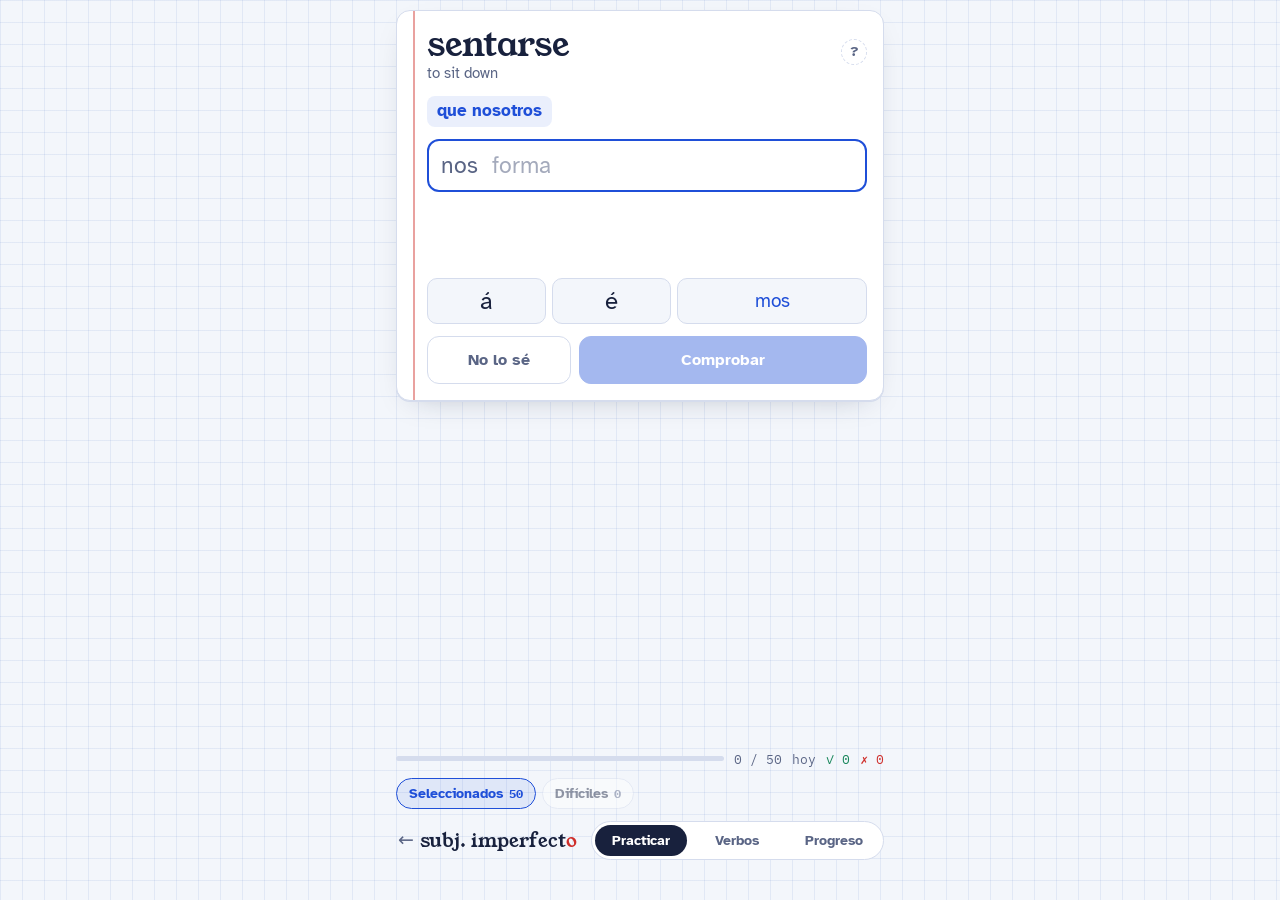
<file: subjuntivo-imperfecto/index.html>
<!doctype html>
<html lang="es">
<head>
<meta charset="utf-8">
<meta name="viewport" content="width=device-width, initial-scale=1, viewport-fit=cover">
<meta name="theme-color" content="#f3f6fb" media="(prefers-color-scheme: light)">
<meta name="theme-color" content="#0e1322" media="(prefers-color-scheme: dark)">
<meta name="apple-mobile-web-app-capable" content="yes">
<meta name="apple-mobile-web-app-title" content="Subj. imperf.">
<style>:root { padding-top: env(safe-area-inset-top, 0px); padding-bottom: env(safe-area-inset-bottom, 0px); }</style>
<title>Imperfecto de subjuntivo · Verbos de bolsillo</title>
<link rel="preconnect" href="https://fonts.googleapis.com">
<link rel="preconnect" href="https://fonts.gstatic.com" crossorigin>
<link rel="stylesheet" href="https://fonts.googleapis.com/css2?family=Young+Serif&family=Atkinson+Hyperlegible:ital,wght@0,400;0,700;1,400&family=IBM+Plex+Mono:wght@500&display=swap">
<link rel="stylesheet" href="../assets/trainer.css">
</head>
<body>
<script>
window.TRAINER = {
  key: "subjuntivo-imperfecto",
  brand: "subj. imperfecto",
  stemExample: "dije",
  personPrefix: "que ",
  accents: ["á", "é"],
  // one stem in all six forms (the ellos of the indefinido without -ron), so one card per verb in a random person
  perVerb: true,
  endings: ["ra", "ras", "ra", "ramos", "rais", "ran"],
  // the -se forms mean the same (pidiese, pidiésemos); asked as -ra, accepted either way
  altForm: (w) => w.replace(/ra(s|mos|is|n)?$/, "se$1"),
  suffix: "mos",
  groupOrder: ["F", "V", "Y", "S", "R"],
  groups: {
    F: { name: "Raíz irregular", desc: "La raíz del indefinido: anduvieron → anduviera, dijeron → dijera." },
    V: { name: "e → i · o → u", desc: "Como ellos del indefinido: pidieron → pidiera, durmieron → durmiera." },
    Y: { name: "i → y", desc: "leyeron → leyera, oyeron → oyera." },
    S: { name: "ser · ir · dar · ver", desc: "fueron → fuera (ser e ir), dieron → diera, vieron → viera." },
    R: { name: "Sin cambio", desc: "Cambian en presente, aquí no: pensara, volviera, jugara." },
  },
  // [infinitive, ru, en, group, forms in source order: yo:nosotros:tú:vosotros:él:ellos]
  verbs: [
    ["andar", "ходить", "to walk", "F", "anduviera:anduviéramos:anduvieras:anduvierais:anduviera:anduvieran"],
    ["caber", "помещаться", "to fit", "F", "cupiera:cupiéramos:cupieras:cupierais:cupiera:cupieran"],
    ["caer", "падать", "to fall", "Y", "cayera:cayéramos:cayeras:cayerais:cayera:cayeran"],
    ["competir", "соревноваться", "to compete", "V", "compitiera:compitiéramos:compitieras:compitierais:compitiera:compitieran"],
    ["concluir", "заканчивать", "to conclude", "Y", "concluyera:concluyéramos:concluyeras:concluyerais:concluyera:concluyeran"],
    ["conducir", "водить", "to drive", "F", "condujera:condujéramos:condujeras:condujerais:condujera:condujeran"],
    ["creer", "верить, считать", "to believe", "Y", "creyera:creyéramos:creyeras:creyerais:creyera:creyeran"],
    ["dar", "давать", "to give", "S", "diera:diéramos:dieras:dierais:diera:dieran"],
    ["decir", "говорить", "to say", "F", "dijera:dijéramos:dijeras:dijerais:dijera:dijeran"],
    ["despertar", "будить", "to wake (someone) up", "R", "despertara:despertáramos:despertaras:despertarais:despertara:despertaran"],
    ["destruir", "разрушать", "to destroy", "Y", "destruyera:destruyéramos:destruyeras:destruyerais:destruyera:destruyeran"],
    ["divertirse", "веселиться", "to have fun", "V", "me divirtiera:nos divirtiéramos:te divirtieras:os divirtierais:se divirtiera:se divirtieran"],
    ["dormir", "спать", "to sleep", "V", "durmiera:durmiéramos:durmieras:durmierais:durmiera:durmieran"],
    ["elegir", "выбирать", "to choose", "V", "eligiera:eligiéramos:eligieras:eligierais:eligiera:eligieran"],
    ["empezar", "начинать", "to start", "R", "empezara:empezáramos:empezaras:empezarais:empezara:empezaran"],
    ["entender", "понимать", "to understand", "R", "entendiera:entendiéramos:entendieras:entendierais:entendiera:entendieran"],
    ["estar", "быть, находиться", "to be (state, place)", "F", "estuviera:estuviéramos:estuvieras:estuvierais:estuviera:estuvieran"],
    ["freír", "жарить", "to fry", "V", "friera:friéramos:frieras:frierais:friera:frieran"],
    ["haber", "иметь (вспом.)", "to have (aux.)", "F", "hubiera:hubiéramos:hubieras:hubierais:hubiera:hubieran"],
    ["hacer", "делать", "to do, to make", "F", "hiciera:hiciéramos:hicieras:hicierais:hiciera:hicieran"],
    ["huir", "убегать", "to flee", "Y", "huyera:huyéramos:huyeras:huyerais:huyera:huyeran"],
    ["ir", "идти", "to go", "S", "fuera:fuéramos:fueras:fuerais:fuera:fueran"],
    ["jugar", "играть", "to play", "R", "jugara:jugáramos:jugaras:jugarais:jugara:jugaran"],
    ["leer", "читать", "to read", "Y", "leyera:leyéramos:leyeras:leyerais:leyera:leyeran"],
    ["mentir", "лгать", "to lie", "V", "mintiera:mintiéramos:mintieras:mintierais:mintiera:mintieran"],
    ["morir", "умирать", "to die", "V", "muriera:muriéramos:murieras:murierais:muriera:murieran"],
    ["oír", "слышать", "to hear", "Y", "oyera:oyéramos:oyeras:oyerais:oyera:oyeran"],
    ["pedir", "просить", "to ask for", "V", "pidiera:pidiéramos:pidieras:pidierais:pidiera:pidieran"],
    ["pensar", "думать", "to think", "R", "pensara:pensáramos:pensaras:pensarais:pensara:pensaran"],
    ["poder", "мочь", "can, to be able to", "F", "pudiera:pudiéramos:pudieras:pudierais:pudiera:pudieran"],
    ["poner", "класть", "to put", "F", "pusiera:pusiéramos:pusieras:pusierais:pusiera:pusieran"],
    ["preferir", "предпочитать", "to prefer", "V", "prefiriera:prefiriéramos:prefirieras:prefirierais:prefiriera:prefirieran"],
    ["producir", "производить", "to produce", "F", "produjera:produjéramos:produjeras:produjerais:produjera:produjeran"],
    ["querer", "хотеть", "to want", "F", "quisiera:quisiéramos:quisieras:quisierais:quisiera:quisieran"],
    ["reírse", "смеяться", "to laugh", "V", "me riera:nos riéramos:te rieras:os rierais:se riera:se rieran"],
    ["repetir", "повторять", "to repeat", "V", "repitiera:repitiéramos:repitieras:repitierais:repitiera:repitieran"],
    ["saber", "знать", "to know", "F", "supiera:supiéramos:supieras:supierais:supiera:supieran"],
    ["seguir", "следовать", "to follow", "V", "siguiera:siguiéramos:siguieras:siguierais:siguiera:siguieran"],
    ["sentarse", "садиться", "to sit down", "R", "me sentara:nos sentáramos:te sentaras:os sentarais:se sentara:se sentaran"],
    ["sentir", "чувствовать", "to feel", "V", "sintiera:sintiéramos:sintieras:sintierais:sintiera:sintieran"],
    ["ser", "быть", "to be", "S", "fuera:fuéramos:fueras:fuerais:fuera:fueran"],
    ["servir", "служить, подавать", "to serve", "V", "sirviera:sirviéramos:sirvieras:sirvierais:sirviera:sirvieran"],
    ["sugerir", "предлагать", "to suggest", "V", "sugiriera:sugiriéramos:sugirieras:sugirierais:sugiriera:sugirieran"],
    ["tener", "иметь", "to have", "F", "tuviera:tuviéramos:tuvieras:tuvierais:tuviera:tuvieran"],
    ["traducir", "переводить", "to translate", "F", "tradujera:tradujéramos:tradujeras:tradujerais:tradujera:tradujeran"],
    ["traer", "приносить", "to bring", "F", "trajera:trajéramos:trajeras:trajerais:trajera:trajeran"],
    ["venir", "приходить", "to come", "F", "viniera:viniéramos:vinieras:vinierais:viniera:vinieran"],
    ["ver", "видеть", "to see", "S", "viera:viéramos:vieras:vierais:viera:vieran"],
    ["vestirse", "одеваться", "to get dressed", "V", "me vistiera:nos vistiéramos:te vistieras:os vistierais:se vistiera:se vistieran"],
    ["volver", "возвращаться", "to return", "R", "volviera:volviéramos:volvieras:volvierais:volviera:volvieran"],
  ],
};
</script>
<script src="../assets/trainer.js"></script>
</body>
</html>
</file>
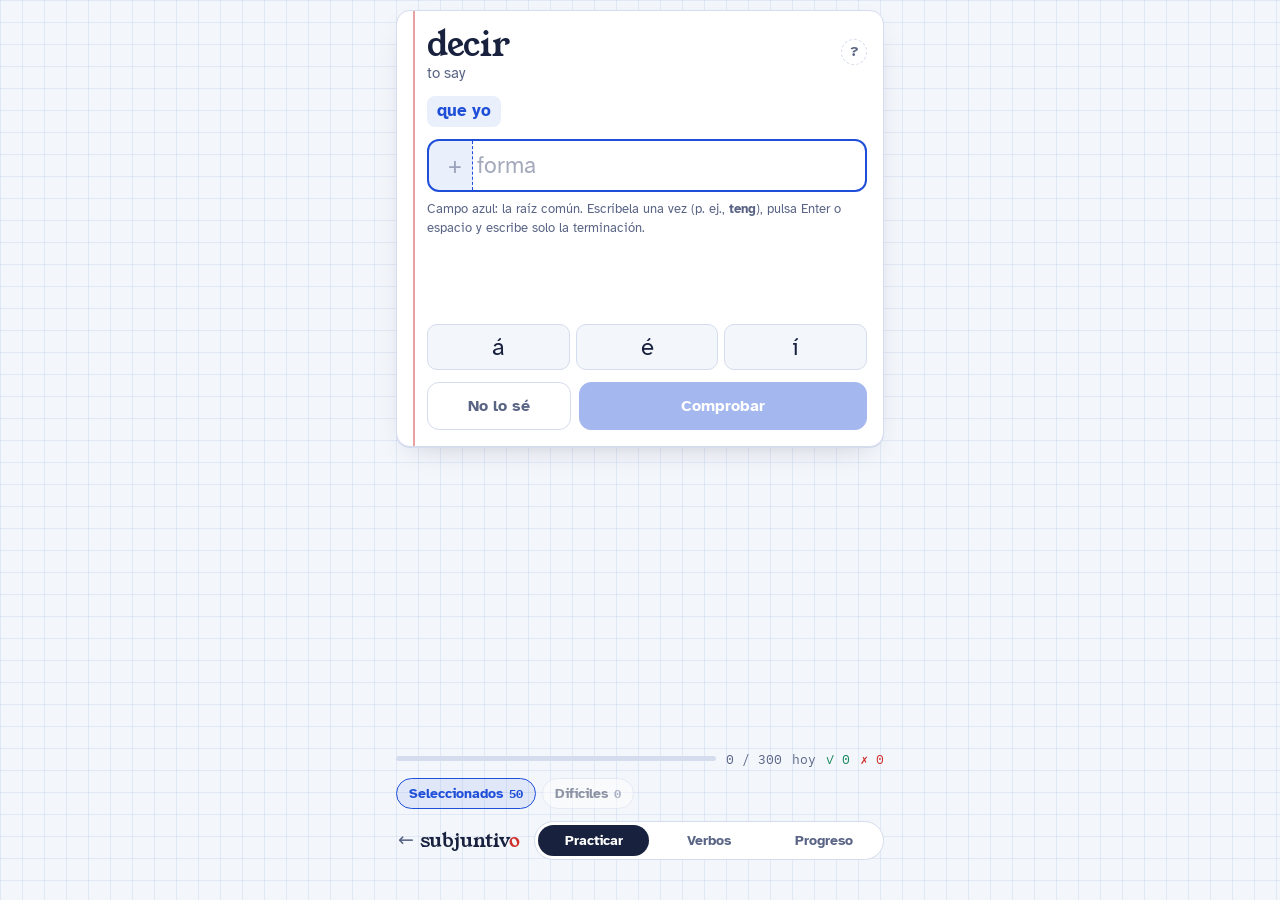
<file: subjuntivo/index.html>
<!doctype html>
<html lang="es">
<head>
<meta charset="utf-8">
<meta name="viewport" content="width=device-width, initial-scale=1, viewport-fit=cover">
<meta name="theme-color" content="#f3f6fb" media="(prefers-color-scheme: light)">
<meta name="theme-color" content="#0e1322" media="(prefers-color-scheme: dark)">
<meta name="apple-mobile-web-app-capable" content="yes">
<meta name="apple-mobile-web-app-title" content="Subjuntivo">
<style>:root { padding-top: env(safe-area-inset-top, 0px); padding-bottom: env(safe-area-inset-bottom, 0px); }</style>
<title>Subjuntivo · Verbos de bolsillo</title>
<link rel="preconnect" href="https://fonts.googleapis.com">
<link rel="preconnect" href="https://fonts.gstatic.com" crossorigin>
<link rel="stylesheet" href="https://fonts.googleapis.com/css2?family=Young+Serif&family=Atkinson+Hyperlegible:ital,wght@0,400;0,700;1,400&family=IBM+Plex+Mono:wght@500&display=swap">
<link rel="stylesheet" href="../assets/trainer.css">
</head>
<body>
<script>
window.TRAINER = {
  key: "subjuntivo",
  brand: "subjuntivo",
  stemExample: "teng",
  personPrefix: "que ",
  accents: ["á", "é", "í"],
  suffix: { 3: "mos" },
  alt: { "reírse.4": ["riais"] }, // RAE 2010 spelling
  // nosotros and vosotros lose the stem change (podamos), the rest keep it (pueda)
  stemSlots: [0, 0, 0, 1, 1, 0],
  // most verbs keep one stem in all six forms (haga, hagamos), so nosotros starts from it
  stemCarry: true,
  groupOrder: ["Y", "B", "R", "I", "Z", "U", "S"],
  groups: {
    Y: { name: "Raíz del yo", desc: "Sale del yo del presente: hago → haga, conozco → conozca." },
    B: { name: "e → ie · o → ue", desc: "Como en presente; nosotros y vosotros sin cambio: pueda, podamos." },
    R: { name: "-ir con cambio", desc: "Además e → i, o → u en nosotros y vosotros: duerma, durmamos." },
    I: { name: "e → i", desc: "En todas las formas: pida, sigamos, se ría." },
    Z: { name: "-car · -gar · -zar", desc: "c → qu, g → gu: busque, pague, saque." },
    U: { name: "i → y", desc: "concluya, destruyan." },
    S: { name: "Formas propias", desc: "dé, esté, haya, vaya, sepa, sea." },
  },
  // [infinitive, ru, en, group, forms in source order: yo:nosotros:tú:vosotros:él:ellos]
  verbs: [
    ["almorzar", "обедать", "to have lunch", "B", "almuerce:almorcemos:almuerces:almorcéis:almuerce:almuercen"],
    ["buscar", "искать", "to look for", "Z", "busque:busquemos:busques:busquéis:busque:busquen"],
    ["caber", "помещаться", "to fit", "Y", "quepa:quepamos:quepas:quepáis:quepa:quepan"],
    ["caer", "падать", "to fall", "Y", "caiga:caigamos:caigas:caigáis:caiga:caigan"],
    ["competir", "соревноваться", "to compete", "I", "compita:compitamos:compitas:compitáis:compita:compitan"],
    ["concluir", "заканчивать", "to conclude", "U", "concluya:concluyamos:concluyas:concluyáis:concluya:concluyan"],
    ["conocer", "знать (быть знакомым)", "to know (be familiar with)", "Y", "conozca:conozcamos:conozcas:conozcáis:conozca:conozcan"],
    ["dar", "давать", "to give", "S", "dé:demos:des:deis:dé:den"],
    ["decir", "говорить", "to say", "Y", "diga:digamos:digas:digáis:diga:digan"],
    ["destruir", "разрушать", "to destroy", "U", "destruya:destruyamos:destruyas:destruyáis:destruya:destruyan"],
    ["divertirse", "веселиться", "to have fun", "R", "me divierta:nos divirtamos:te diviertas:os divirtáis:se divierta:se diviertan"],
    ["dormir", "спать", "to sleep", "R", "duerma:durmamos:duermas:durmáis:duerma:duerman"],
    ["elegir", "выбирать", "to choose", "Y", "elija:elijamos:elijas:elijáis:elija:elijan"],
    ["empezar", "начинать", "to start", "B", "empiece:empecemos:empieces:empecéis:empiece:empiecen"],
    ["escoger", "выбирать", "to pick", "Y", "escoja:escojamos:escojas:escojáis:escoja:escojan"],
    ["estar", "быть, находиться", "to be (state, place)", "S", "esté:estemos:estés:estéis:esté:estén"],
    ["explicar", "объяснять", "to explain", "Z", "explique:expliquemos:expliques:expliquéis:explique:expliquen"],
    ["haber", "иметь (вспом.)", "to have (aux.)", "S", "haya:hayamos:hayas:hayáis:haya:hayan"],
    ["hacer", "делать", "to do, to make", "Y", "haga:hagamos:hagas:hagáis:haga:hagan"],
    ["ir", "идти", "to go", "S", "vaya:vayamos:vayas:vayáis:vaya:vayan"],
    ["jugar", "играть", "to play", "B", "juegue:juguemos:juegues:juguéis:juegue:jueguen"],
    ["llegar", "прибывать", "to arrive", "Z", "llegue:lleguemos:llegues:lleguéis:llegue:lleguen"],
    ["mentir", "лгать", "to lie", "R", "mienta:mintamos:mientas:mintáis:mienta:mientan"],
    ["morir", "умирать", "to die", "R", "muera:muramos:mueras:muráis:muera:mueran"],
    ["ofrecer", "предлагать", "to offer", "Y", "ofrezca:ofrezcamos:ofrezcas:ofrezcáis:ofrezca:ofrezcan"],
    ["oír", "слышать", "to hear", "Y", "oiga:oigamos:oigas:oigáis:oiga:oigan"],
    ["pagar", "платить", "to pay", "Z", "pague:paguemos:pagues:paguéis:pague:paguen"],
    ["pedir", "просить", "to ask for", "I", "pida:pidamos:pidas:pidáis:pida:pidan"],
    ["poder", "мочь", "to be able to", "B", "pueda:podamos:puedas:podáis:pueda:puedan"],
    ["poner", "класть", "to put", "Y", "ponga:pongamos:pongas:pongáis:ponga:pongan"],
    ["preferir", "предпочитать", "to prefer", "R", "prefiera:prefiramos:prefieras:prefiráis:prefiera:prefieran"],
    ["querer", "хотеть", "to want", "B", "quiera:queramos:quieras:queráis:quiera:quieran"],
    ["reírse", "смеяться", "to laugh", "I", "me ría:nos riamos:te rías:os riáis:se ría:se rían"],
    ["repetir", "повторять", "to repeat", "I", "repita:repitamos:repitas:repitáis:repita:repitan"],
    ["saber", "знать", "to know", "S", "sepa:sepamos:sepas:sepáis:sepa:sepan"],
    ["sacar", "вынимать", "to take out", "Z", "saque:saquemos:saques:saquéis:saque:saquen"],
    ["salir", "выходить", "to go out", "Y", "salga:salgamos:salgas:salgáis:salga:salgan"],
    ["seguir", "следовать, продолжать", "to follow, to keep on", "I", "siga:sigamos:sigas:sigáis:siga:sigan"],
    ["sentarse", "садиться", "to sit down", "B", "me siente:nos sentemos:te sientes:os sentéis:se siente:se sienten"],
    ["sentir", "чувствовать", "to feel", "R", "sienta:sintamos:sientas:sintáis:sienta:sientan"],
    ["ser", "быть", "to be", "S", "sea:seamos:seas:seáis:sea:sean"],
    ["servir", "служить, подавать", "to serve", "I", "sirva:sirvamos:sirvas:sirváis:sirva:sirvan"],
    ["sugerir", "предлагать", "to suggest", "R", "sugiera:sugiramos:sugieras:sugiráis:sugiera:sugieran"],
    ["tener", "иметь", "to have", "Y", "tenga:tengamos:tengas:tengáis:tenga:tengan"],
    ["traducir", "переводить", "to translate", "Y", "traduzca:traduzcamos:traduzcas:traduzcáis:traduzca:traduzcan"],
    ["traer", "приносить", "to bring", "Y", "traiga:traigamos:traigas:traigáis:traiga:traigan"],
    ["venir", "приходить", "to come", "Y", "venga:vengamos:vengas:vengáis:venga:vengan"],
    ["ver", "видеть", "to see", "Y", "vea:veamos:veas:veáis:vea:vean"],
    ["vestirse", "одеваться", "to get dressed", "I", "me vista:nos vistamos:te vistas:os vistáis:se vista:se vistan"],
    ["volver", "возвращаться", "to return", "B", "vuelva:volvamos:vuelvas:volváis:vuelva:vuelvan"],
  ],
};
</script>
<script src="../assets/trainer.js"></script>
</body>
</html>
</file>
<file: assets/trainer.css>
/* Shared trainer styles. Layout: one narrow column, a cuaderno card with a red margin line */
:root {
  --paper: #f3f6fb;
  --grid: rgba(48, 92, 190, 0.09);
  --card: #ffffff;
  --ink: #18213d;
  --muted: #5a6585;
  --line: #d5dced;
  --blue: #1f4fd8;
  --blue-soft: rgba(31, 79, 216, 0.09);
  --red: #cf2f2b;
  --red-soft: rgba(207, 47, 43, 0.1);
  --green: #17865a;
  --green-soft: rgba(23, 134, 90, 0.12);
  --amber: #c98a12;
  --amber-soft: rgba(201, 138, 18, 0.2);
  --margin: rgba(207, 47, 43, 0.45);
  --f-display: "Young Serif", Georgia, "Times New Roman", serif;
  --f-body: "Atkinson Hyperlegible", system-ui, -apple-system, "Segoe UI", sans-serif;
  --f-mono: "IBM Plex Mono", ui-monospace, "SF Mono", Menlo, monospace;
  --r: 14px;
}
@media (prefers-color-scheme: dark) {
  :root:not([data-theme="light"]) {
    color-scheme: dark;
    --paper: #0e1322; --grid: rgba(130, 160, 255, 0.06); --card: #161d31; --ink: #e6eaf7;
    --muted: #97a1bf; --line: #2a3352; --blue: #86a6ff; --blue-soft: rgba(134, 166, 255, 0.12);
    --red: #ff6f66; --red-soft: rgba(255, 111, 102, 0.13); --green: #4fd093; --green-soft: rgba(79, 208, 147, 0.13);
    --amber: #f0b34a; --amber-soft: rgba(240, 179, 74, 0.2); --margin: rgba(255, 111, 102, 0.4);
  }
}
:root[data-theme="dark"] {
  color-scheme: dark;
  --paper: #0e1322; --grid: rgba(130, 160, 255, 0.06); --card: #161d31; --ink: #e6eaf7;
  --muted: #97a1bf; --line: #2a3352; --blue: #86a6ff; --blue-soft: rgba(134, 166, 255, 0.12);
  --red: #ff6f66; --red-soft: rgba(255, 111, 102, 0.13); --green: #4fd093; --green-soft: rgba(79, 208, 147, 0.13);
  --amber: #f0b34a; --amber-soft: rgba(240, 179, 74, 0.2); --margin: rgba(255, 111, 102, 0.4);
}

* { box-sizing: border-box; }
body { margin: 0; }
[hidden] { display: none !important; }
html, body { min-height: 100%; }
body {
  background-color: var(--paper);
  background-image:
    linear-gradient(var(--grid) 1px, transparent 1px),
    linear-gradient(90deg, var(--grid) 1px, transparent 1px);
  background-size: 22px 22px;
  color: var(--ink);
  font-family: var(--f-body);
  font-size: 16px;
  line-height: 1.45;
  -webkit-tap-highlight-color: transparent;
}
.wrap { max-width: 520px; margin: 0 auto; padding: 10px 16px 40px; display: flex; flex-direction: column; gap: 12px; }

/* top bar */
/* practice view: the card sits at the very top so the phone keyboard never pushes it around; the menu goes last */
body.on-train .top { order: 10; }
body.on-train .wrap { min-height: 100vh; min-height: calc(100svh - env(safe-area-inset-top, 0px) - env(safe-area-inset-bottom, 0px)); }
body.on-train #v-train, #train-col { flex: 1; display: flex; flex-direction: column; }
#train-col .prog { margin-top: auto; padding-top: 24px; }
.top { display: flex; align-items: center; gap: 12px; }
.brand { font-family: var(--f-display); font-size: 19px; color: var(--ink); white-space: nowrap; text-decoration: none; display: inline-flex; align-items: center; gap: 6px; padding: 4px 2px; }
.brand .arr { font-family: var(--f-body); color: var(--muted); }
.brand b { color: var(--red); font-weight: 400; }
.tabs { display: flex; flex: 1; gap: 4px; background: var(--card); border: 1px solid var(--line); border-radius: 999px; padding: 3px; }
.tabs button { flex: 1; border: 0; background: transparent; color: var(--muted); font: 700 14px var(--f-body); padding: 7px 6px; border-radius: 999px; cursor: pointer; }
.tabs button[aria-selected="true"] { background: var(--ink); color: var(--card); }
/* phones: no room beside the tabs, so the tense name gets its own line */
@media (max-width: 430px) { .top { flex-wrap: wrap; gap: 6px 12px; } .brand { flex-basis: 100%; } body.on-train .brand { order: 1; } }

button { font-family: var(--f-body); }
button:focus-visible, input:focus-visible { outline: 2px solid var(--blue); outline-offset: 2px; }

/* mode row */
.modes { display: flex; gap: 6px; flex-wrap: wrap; align-items: center; }
.pill { border: 1px solid var(--line); background: var(--card); color: var(--ink); border-radius: 999px; padding: 6px 12px; font-size: 14px; font-weight: 700; cursor: pointer; display: inline-flex; gap: 6px; align-items: center; }
.pill .n { font-family: var(--f-mono); font-size: 12px; color: var(--muted); font-variant-numeric: tabular-nums; }
.pill[aria-pressed="true"] { border-color: var(--blue); background: var(--blue-soft); color: var(--blue); }
.pill[aria-pressed="true"] .n { color: var(--blue); }
.pill:disabled { opacity: .45; cursor: default; }
.pill.hard[aria-pressed="true"] { border-color: var(--red); background: var(--red-soft); color: var(--red); }
.pill.hard[aria-pressed="true"] .n { color: var(--red); }
.pill .x { font-size: 16px; line-height: 1; }

/* progress */
.prog { display: flex; align-items: center; gap: 10px; font-family: var(--f-mono); font-size: 12.5px; color: var(--muted); font-variant-numeric: tabular-nums; }
.bar { flex: 1; height: 5px; background: var(--line); border-radius: 3px; overflow: hidden; }
.bar i { display: block; height: 100%; width: 0; background: var(--blue); transition: width .25s ease; }
.ok-c { color: var(--green); } .bad-c { color: var(--red); }

/* the drill card */
.card {
  position: relative; background: var(--card); border: 1px solid var(--line); border-radius: var(--r);
  padding: 16px 16px 16px 30px; display: flex; flex-direction: column; gap: 12px;
  box-shadow: 0 1px 0 var(--line), 0 10px 30px -18px rgba(24, 33, 61, .35);
}
.card::before { content: ""; position: absolute; left: 16px; top: 0; bottom: 0; width: 2px; background: var(--margin); }
.head { display: flex; justify-content: space-between; align-items: baseline; gap: 10px; }
/* a long translation wraps under the verb instead of pushing the hint to its own line */
.head > div { min-width: 0; }
.verb { font-family: var(--f-display); font-size: 34px; line-height: 1.05; letter-spacing: -0.01em; }
.mean { color: var(--muted); font-size: 15px; }
.verb.tg, .mean { cursor: pointer; user-select: none; }
.gtag { font: 400 11.5px var(--f-body); letter-spacing: .06em; text-transform: uppercase; color: var(--muted); background: transparent; border: 0; padding: 4px 0; cursor: pointer; touch-action: manipulation; flex-shrink: 0; max-width: 45%; text-align: right; }
.gtag.off { width: 26px; height: 26px; padding: 0; border: 1px dashed var(--line); border-radius: 50%; font: 700 14px var(--f-body); letter-spacing: 0; display: inline-grid; place-items: center; }
.person { align-self: flex-start; font-weight: 700; font-size: 17px; color: var(--blue); background: var(--blue-soft); padding: 3px 10px; border-radius: 8px; }

.field {
  display: flex; align-items: stretch; border: 2px solid var(--line); border-radius: 12px; background: var(--card);
  overflow: hidden; transition: border-color .15s, background .15s;
}
.field:focus-within { border-color: var(--blue); }
.field.ok { border-color: var(--green); background: var(--green-soft); }
.field.bad { border-color: var(--red); background: var(--red-soft); }
.field input { border: 0; background: transparent; color: var(--ink); font: 400 23px var(--f-body); padding: 10px 0; min-width: 0; outline: none; }
.field input::placeholder { color: var(--muted); opacity: .55; }
.pron { display: flex; align-items: center; padding: 0 2px 0 12px; font-size: 23px; color: var(--muted); }
.pron[hidden] { display: none !important; }
#stem { padding-left: 10px; padding-right: 2px; background: var(--blue-soft); color: var(--blue); width: 3.2em; border-right: 1px dashed var(--blue); text-align: right; }
#stem:placeholder-shown { text-align: center; }
.per-verb #stem { display: none; }
.per-verb .field input#end { padding-left: 12px; }
.per-verb .srow { grid-template-columns: minmax(0, 1fr) 26px 42px; }
#end { flex: 1; padding-left: 4px; padding-right: 12px; }
.measure { position: absolute; top: 0; left: 0; visibility: hidden; white-space: pre; font: 400 23px var(--f-body); }
.hint { font-size: 13px; color: var(--muted); margin-top: -4px; }

.fb { height: 62px; display: flex; flex-direction: column; gap: 2px; font-size: 17px; }
.fb .lbl { display: inline-block; width: 5.4em; font-size: 13px; color: var(--muted); }
.fb .w { font-size: 20px; letter-spacing: .01em; }
.d-bad { color: var(--red); text-decoration: line-through; text-decoration-thickness: 2px; }
.d-miss { color: var(--blue); font-weight: 700; text-decoration: underline; text-decoration-thickness: 2px; text-underline-offset: 3px; }
.fb .good { color: var(--green); font-weight: 700; font-size: 20px; }

.keys { display: flex; gap: 6px; }
.keys .key { flex: 1 1 0; min-width: 0; }
.keys .key.suf { flex-grow: 1.6; font-size: 19px; color: var(--blue); }
.key { border: 1px solid var(--line); background: var(--paper); color: var(--ink); border-radius: 10px; font: 400 24px var(--f-body); padding: 7px 0; cursor: pointer; user-select: none; touch-action: manipulation; }
.key:active, .key.flash { background: var(--blue-soft); border-color: var(--blue); color: var(--blue); }

.acts { display: grid; grid-template-columns: 1fr 2fr; gap: 8px; }
.btn { white-space: nowrap; border-radius: 12px; padding: 13px 10px; font: 700 16px var(--f-body); cursor: pointer; border: 1px solid var(--line); background: var(--card); color: var(--ink); touch-action: manipulation; user-select: none; }
.btn.primary { background: var(--blue); border-color: var(--blue); color: var(--card); }
/* nothing typed in the ending yet: Comprobar does nothing, so it looks inactive */
.btn.primary.idle { opacity: .4; }
.btn.ghost { color: var(--muted); }

.done { display: flex; flex-direction: column; gap: 12px; }
.done h2 { font-family: var(--f-display); font-weight: 400; font-size: 28px; margin: 0; text-wrap: balance; }
.done p { margin: 0; color: var(--muted); }
.missed { display: flex; flex-wrap: wrap; gap: 6px; }
.missed span { background: var(--red-soft); color: var(--red); border-radius: 8px; padding: 3px 9px; font-size: 14px; }
.missed span em { color: var(--muted); font-style: normal; }
.row2 { display: grid; grid-template-columns: 1fr 1fr; gap: 8px; }

/* verbs view */
.panel { background: var(--card); border: 1px solid var(--line); border-radius: var(--r); padding: 14px; display: flex; flex-direction: column; gap: 10px; }
.panel h3 { margin: 0; font-size: 15px; display: flex; justify-content: space-between; align-items: center; gap: 8px; }
.panel h3 small { font-weight: 400; color: var(--muted); font-size: 13px; }
.gdesc { margin: -6px 0 0; font-size: 13.5px; color: var(--muted); }
.chips { display: flex; flex-wrap: wrap; gap: 6px; }
.chip { border: 1px solid var(--line); background: transparent; color: var(--muted); border-radius: 999px; padding: 5px 11px; font: 400 15px var(--f-body); cursor: pointer; }
.chip[aria-pressed="true"] { background: var(--ink); border-color: var(--ink); color: var(--card); }
.chip.hit { outline: 2px solid var(--blue); outline-offset: 2px; }
.search { width: 100%; border: 1px solid var(--line); border-radius: var(--r); background: var(--card); color: var(--ink); font: 400 16px var(--f-body); padding: 11px 14px; outline: none; }
.search:focus { border-color: var(--blue); }
.mini { border: 0; background: transparent; color: var(--blue); font: 700 13px var(--f-body); cursor: pointer; padding: 4px 2px; }
.setrow { display: flex; justify-content: space-between; align-items: center; gap: 12px; flex-wrap: wrap; }
.setrow label { font-size: 15px; }
.seg { display: inline-flex; border: 1px solid var(--line); border-radius: 999px; padding: 2px; }
.seg button { border: 0; background: transparent; color: var(--muted); font: 700 13.5px var(--f-body); padding: 6px 11px; border-radius: 999px; cursor: pointer; }
.seg button[aria-pressed="true"] { background: var(--blue-soft); color: var(--blue); }
.selcount { font-family: var(--f-mono); font-size: 12.5px; color: var(--muted); }

/* stats view */
.tiles { display: grid; grid-template-columns: repeat(3, 1fr); gap: 8px; }
.ends { display: grid; grid-template-columns: repeat(6, 1fr); gap: 6px; text-align: center; }
.ends .lbl { display: block; font-family: var(--f-mono); font-size: 12.5px; color: var(--muted); margin-bottom: 4px; }
.ends .cell { display: block; width: 100%; }
.tile { background: var(--card); border: 1px solid var(--line); border-radius: 12px; padding: 10px 12px; }
.tile b { display: block; font-family: var(--f-mono); font-size: 22px; font-weight: 500; font-variant-numeric: tabular-nums; }
.tile span { font-size: 12.5px; color: var(--muted); }
.legend { display: flex; gap: 12px; flex-wrap: wrap; font-size: 12.5px; color: var(--muted); align-items: center; }
.legend i { display: inline-block; width: 12px; height: 12px; border-radius: 3px; vertical-align: -2px; margin-right: 4px; }
.grid { display: flex; flex-direction: column; }
.srow { display: grid; grid-template-columns: minmax(0, 1fr) repeat(6, 26px) 42px; gap: 4px; align-items: center; padding: 5px 4px; border: 0; background: transparent; color: var(--ink); text-align: left; font: 400 15px var(--f-body); border-bottom: 1px solid var(--line); cursor: pointer; width: 100%; }
.srow:hover { background: var(--blue-soft); }
.srow.hdr { cursor: default; font-size: 11px; color: var(--muted); text-transform: uppercase; letter-spacing: .04em; }
.srow.hdr:hover { background: transparent; }
.srow .nm { overflow: hidden; text-overflow: ellipsis; white-space: nowrap; }
.srow .pc { text-align: right; font-family: var(--f-mono); font-size: 12px; color: var(--muted); font-variant-numeric: tabular-nums; }
.srow .hc { text-align: center; }
.cell { width: 26px; height: 22px; border-radius: 5px; border: 1px dashed var(--line); }
.c0 { background: var(--green-soft); border: 1px solid transparent; }
.c1 { background: var(--amber-soft); border: 1px solid var(--amber); }
.c2 { background: var(--red); border: 1px solid var(--red); }
.danger { color: var(--red); }
.foot { font-size: 12.5px; color: var(--muted); text-align: center; }
@media (prefers-reduced-motion: reduce) { * { transition: none !important; } }
</file>
